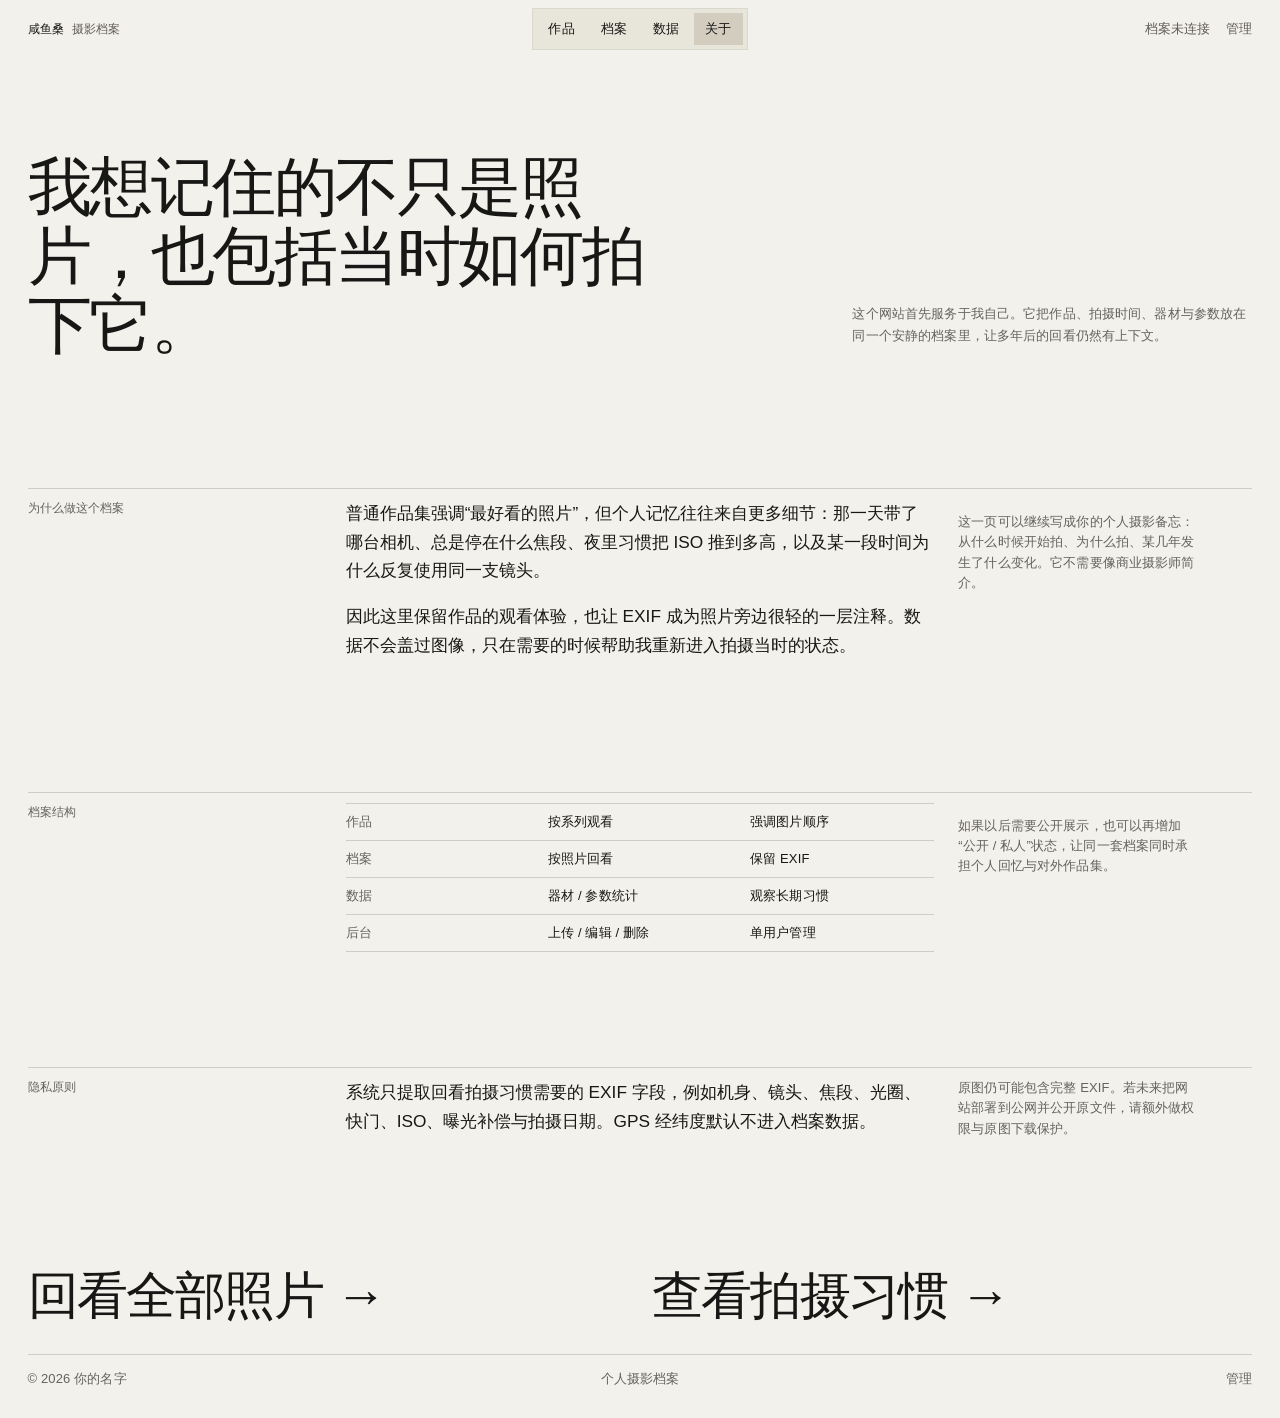
<file: about.html>
<!doctype html><html lang="zh-CN"><head><meta charset="utf-8"><meta name="viewport" content="width=device-width,initial-scale=1"><meta name="theme-color" content="#f3f1eb"><title>关于 — 你的名字</title><meta name="description" content="关于我的个人摄影档案。"><link rel="stylesheet" href="assets/css/site.css"></head><body data-page="about">
<header class="site-header"><a class="brand" href="index.html" data-transition>你的名字 <span>摄影档案</span></a><nav class="desktop-nav"><a href="index.html" data-transition>作品</a><a href="archive.html" data-transition>档案</a><a href="stats.html" data-transition>数据</a><a href="about.html" aria-current="page">关于</a></nav><div class="header-right"><span data-photo-count>档案 —</span><a href="admin.html" data-transition>管理</a></div><button class="mobile-menu-button" aria-controls="mobile-menu" aria-expanded="false">菜单</button></header>
<div id="mobile-menu" class="mobile-menu"><nav><a href="index.html" data-transition>作品</a><a href="archive.html" data-transition>档案</a><a href="stats.html" data-transition>数据</a><a href="about.html">关于</a><a href="admin.html" data-transition>管理</a></nav><div class="mobile-meta"><span data-photo-count>档案 —</span><span>个人摄影记录</span></div></div>
<main class="shell"><div class="page-spacer"></div>
<section class="about-lead reveal"><h1>我想记住的不只是照片，也包括当时如何拍下它。</h1><p class="lede">这个网站首先服务于我自己。它把作品、拍摄时间、器材与参数放在同一个安静的档案里，让多年后的回看仍然有上下文。</p></section>
<section class="about-section reveal"><h2>为什么做这个档案</h2><div class="body-copy"><p>普通作品集强调“最好看的照片”，但个人记忆往往来自更多细节：那一天带了哪台相机、总是停在什么焦段、夜里习惯把 ISO 推到多高，以及某一段时间为什么反复使用同一支镜头。</p><p>因此这里保留作品的观看体验，也让 EXIF 成为照片旁边很轻的一层注释。数据不会盖过图像，只在需要的时候帮助我重新进入拍摄当时的状态。</p></div><p class="side-note">这一页可以继续写成你的个人摄影备忘：从什么时候开始拍、为什么拍、某几年发生了什么变化。它不需要像商业摄影师简介。</p></section>
<section class="about-section reveal"><h2>档案结构</h2><div class="list-table"><div class="list-row"><span>作品</span><span>按系列观看</span><span>强调图片顺序</span></div><div class="list-row"><span>档案</span><span>按照片回看</span><span>保留 EXIF</span></div><div class="list-row"><span>数据</span><span>器材 / 参数统计</span><span>观察长期习惯</span></div><div class="list-row"><span>后台</span><span>上传 / 编辑 / 删除</span><span>单用户管理</span></div></div><p class="side-note">如果以后需要公开展示，也可以再增加“公开 / 私人”状态，让同一套档案同时承担个人回忆与对外作品集。</p></section>
<section class="about-section reveal"><h2>隐私原则</h2><div class="body-copy"><p>系统只提取回看拍摄习惯需要的 EXIF 字段，例如机身、镜头、焦段、光圈、快门、ISO、曝光补偿与拍摄日期。GPS 经纬度默认不进入档案数据。</p></div><div class="side-note">原图仍可能包含完整 EXIF。若未来把网站部署到公网并公开原文件，请额外做权限与原图下载保护。</div></section>
<section class="about-end reveal"><a href="archive.html" data-transition>回看全部照片 →</a><a href="stats.html" data-transition>查看拍摄习惯 →</a></section>
<footer class="site-footer"><div>© 2026 你的名字</div><div class="center">个人摄影档案</div><div class="right"><a href="admin.html" data-transition>管理</a></div></footer>
</main><script src="assets/js/config.js"></script><script src="assets/js/site.js"></script><script src="assets/js/archive-data.js"></script></body></html>
</file>
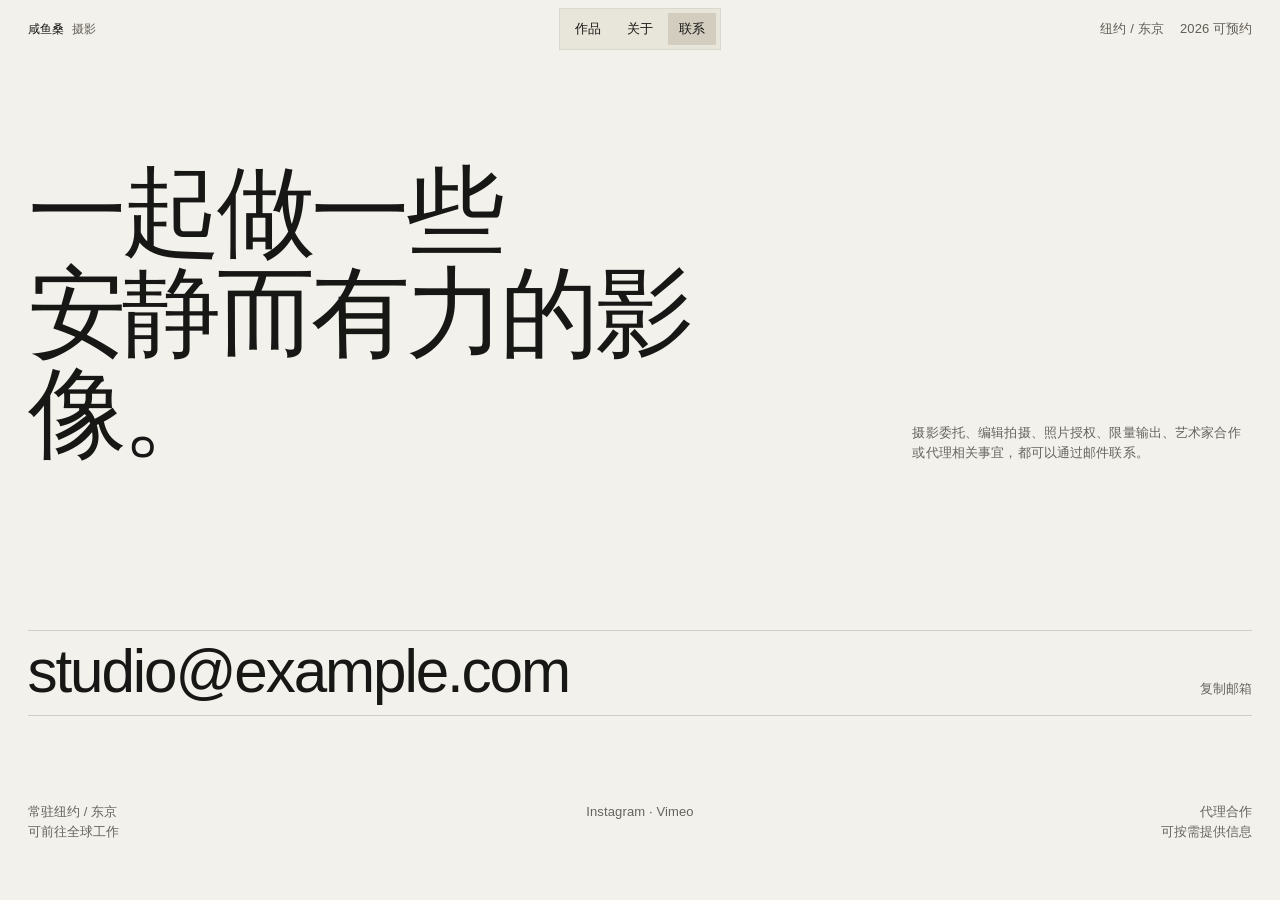
<file: contact.html>
<!doctype html><html lang="zh-CN"><head><meta charset="utf-8"><meta name="viewport" content="width=device-width,initial-scale=1"><meta name="theme-color" content="#f3f1eb"><title>联系 — 你的名字</title><meta name="description" content="联系摄影师你的名字，咨询摄影委托与合作。"><link rel="stylesheet" href="assets/css/site.css"></head><body data-page="contact">
<header class="site-header"><a class="brand" href="index.html" data-transition>你的名字 <span>摄影</span></a><nav class="desktop-nav"><a href="index.html" data-transition>作品</a><a href="about.html" data-transition>关于</a><a href="contact.html" aria-current="page">联系</a></nav><div class="header-right"><span>纽约 / 东京</span><span>2026 可预约</span></div><button class="mobile-menu-button" aria-controls="mobile-menu" aria-expanded="false">菜单</button></header>
<div id="mobile-menu" class="mobile-menu"><nav><a href="index.html" data-transition>作品</a><a href="about.html" data-transition>关于</a><a href="contact.html">联系</a></nav><div class="mobile-meta"><span>纽约 / 东京</span><span>2026 可预约</span></div></div>
<main class="shell contact-main"><div><section class="contact-copy reveal"><h1>一起做一些<br>安静而有力的影像。</h1><p>摄影委托、编辑拍摄、照片授权、限量输出、艺术家合作或代理相关事宜，都可以通过邮件联系。</p></section><div class="email-line reveal"><a href="mailto:studio@example.com">studio@example.com</a><button class="copy-email" data-email="studio@example.com">复制邮箱</button></div></div><div class="contact-meta reveal"><div>常驻纽约 / 东京<br>可前往全球工作</div><div class="socials"><a href="#">Instagram</a> · <a href="#">Vimeo</a></div><div>代理合作<br>可按需提供信息</div></div></main><div class="toast">邮箱已复制</div><script src="assets/js/config.js"></script><script src="assets/js/site.js"></script></body></html>
</file>
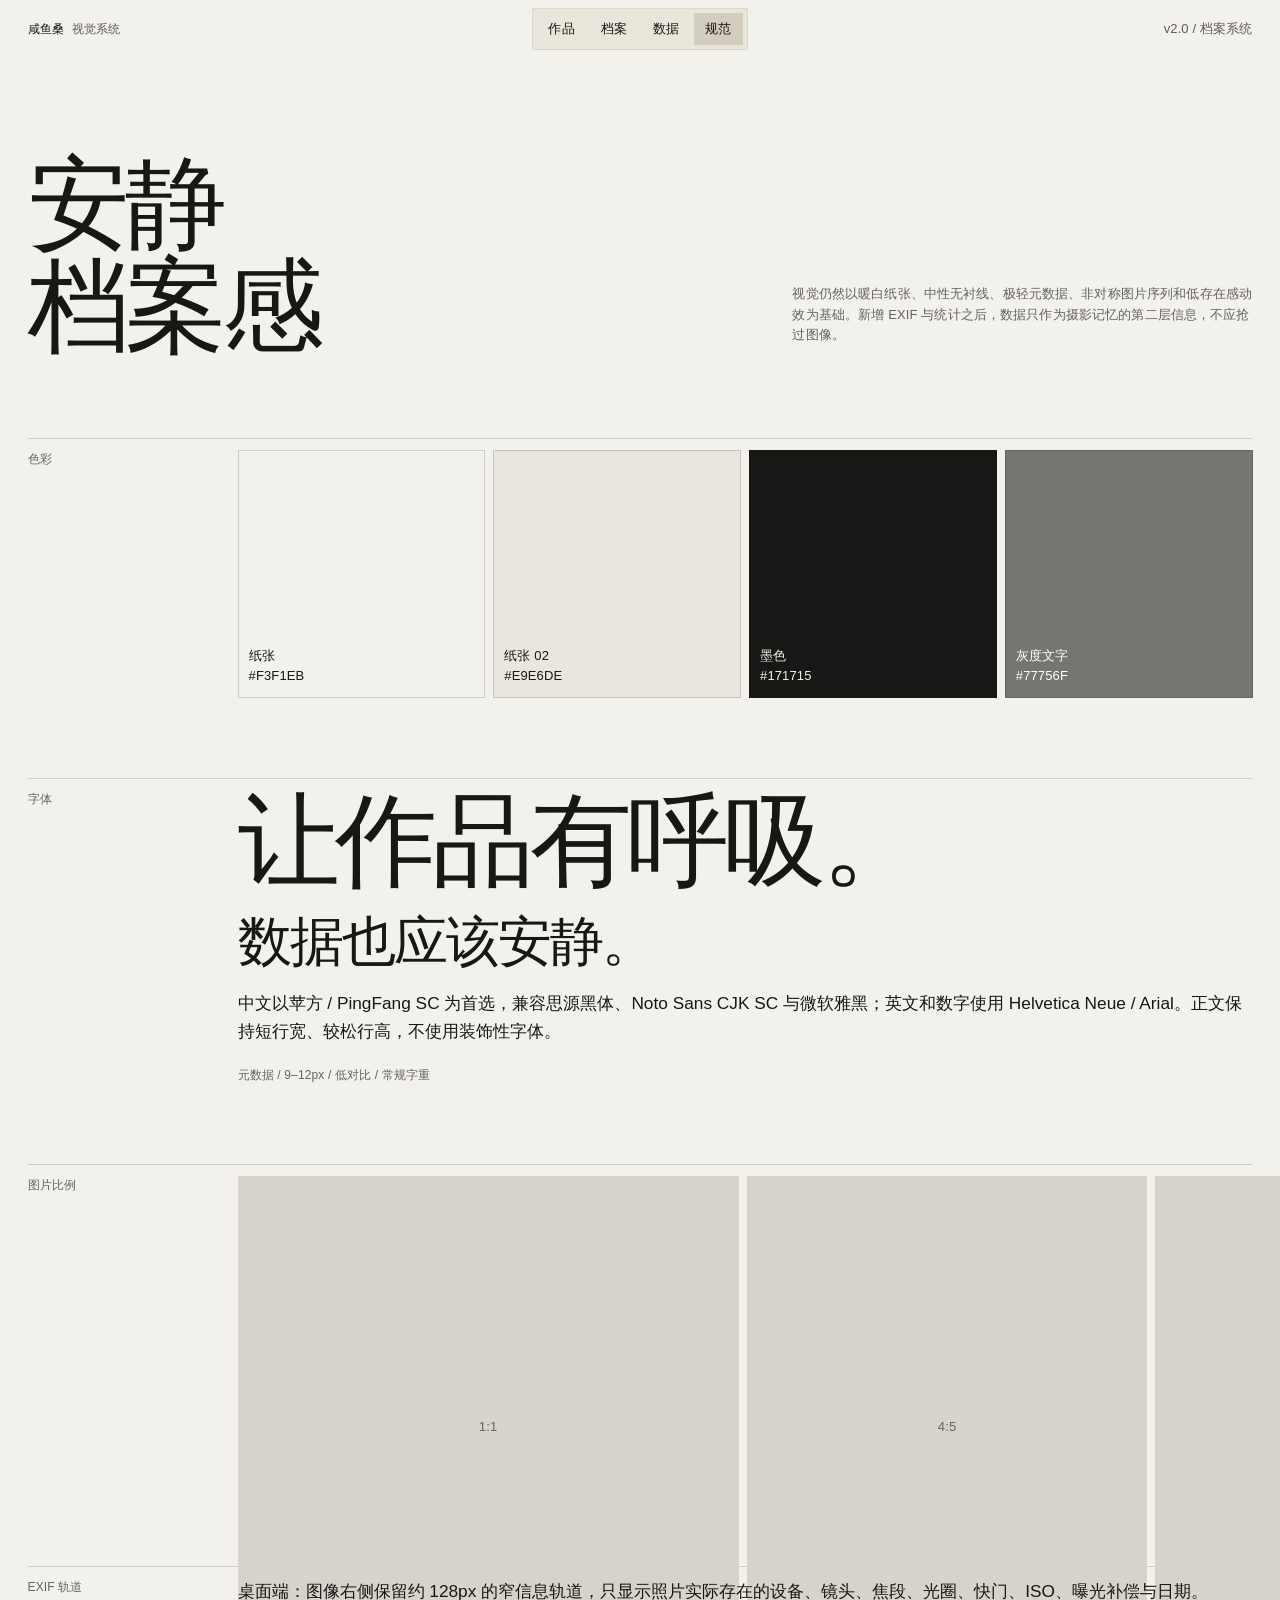
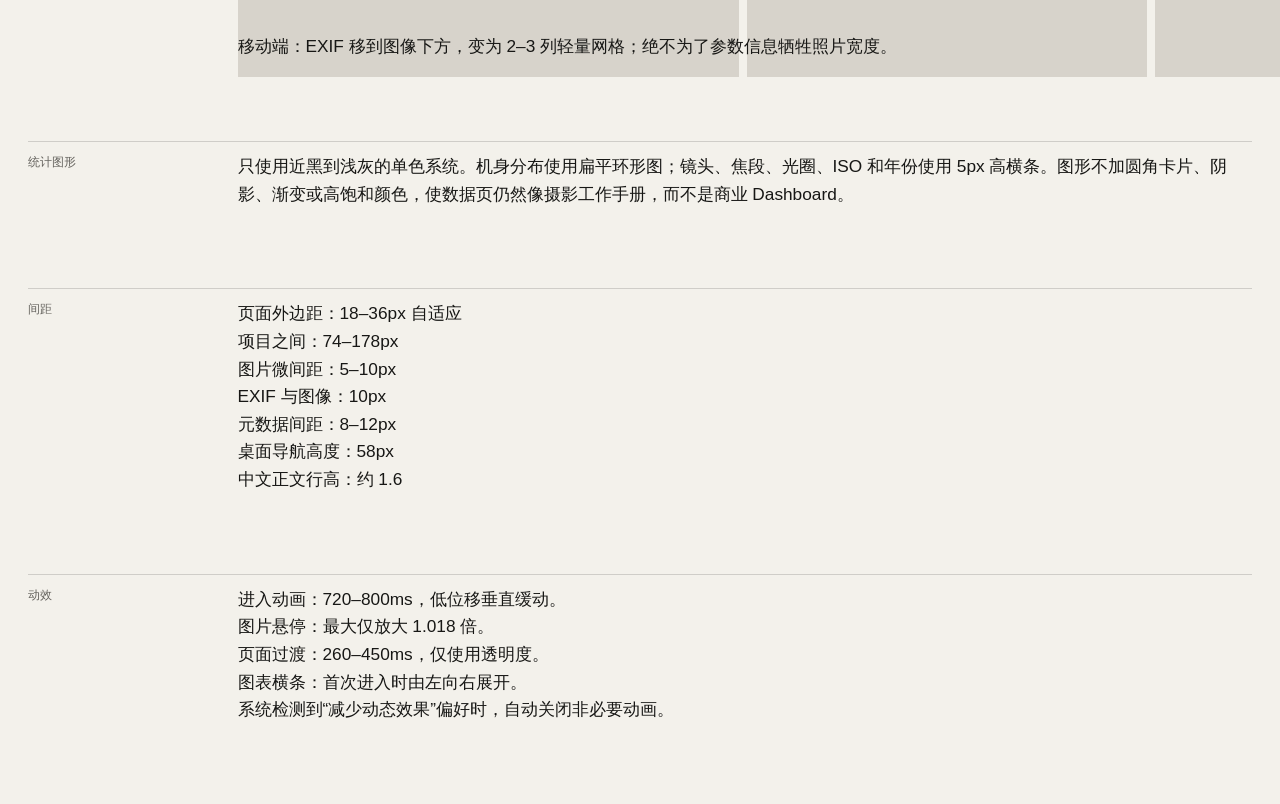
<file: styleguide.html>
<!doctype html><html lang="zh-CN"><head><meta charset="utf-8"><meta name="viewport" content="width=device-width,initial-scale=1"><title>视觉系统 — 你的名字</title><link rel="stylesheet" href="assets/css/site.css"></head><body><header class="site-header"><a class="brand" href="index.html" data-transition>你的名字 <span>视觉系统</span></a><nav class="desktop-nav"><a href="index.html" data-transition>作品</a><a href="archive.html" data-transition>档案</a><a href="stats.html" data-transition>数据</a><a href="styleguide.html" aria-current="page">规范</a></nav><div class="header-right"><span>v2.0 / 档案系统</span></div><button class="mobile-menu-button" aria-controls="mobile-menu" aria-expanded="false">菜单</button></header><div id="mobile-menu" class="mobile-menu"><nav><a href="index.html" data-transition>作品</a><a href="archive.html" data-transition>档案</a><a href="stats.html" data-transition>数据</a><a href="styleguide.html">规范</a></nav><div class="mobile-meta"><span>系统 v2.0</span><span>个人摄影档案</span></div></div><main class="shell"><div class="page-spacer"></div>
<section class="guide-head"><h1>安静<br>档案感</h1><p>视觉仍然以暖白纸张、中性无衬线、极轻元数据、非对称图片序列和低存在感动效为基础。新增 EXIF 与统计之后，数据只作为摄影记忆的第二层信息，不应抢过图像。</p></section>
<section class="guide-section"><h2>色彩</h2><div class="swatches"><div class="swatch" style="background:#f3f1eb">纸张<br>#F3F1EB</div><div class="swatch" style="background:#e9e6de">纸张 02<br>#E9E6DE</div><div class="swatch" style="background:#171715;color:#f3f1eb">墨色<br>#171715</div><div class="swatch" style="background:#77756f;color:#fff">灰度文字<br>#77756F</div></div></section>
<section class="guide-section"><h2>字体</h2><div><div class="type-sample-xl">让作品有呼吸。</div><br><div class="type-sample-lg">数据也应该安静。</div><br><div class="type-sample-md">中文以苹方 / PingFang SC 为首选，兼容思源黑体、Noto Sans CJK SC 与微软雅黑；英文和数字使用 Helvetica Neue / Arial。正文保持短行宽、较松行高，不使用装饰性字体。</div><br><div class="type-meta">元数据 / 9–12px / 低对比 / 常规字重</div></div></section>
<section class="guide-section"><h2>图片比例</h2><div class="ratio-demo"><div class="r1">1:1</div><div class="r2">4:5</div><div class="r3">16:10</div><div class="r4">16:9</div></div></section>
<section class="guide-section"><h2>EXIF 轨道</h2><div class="type-sample-md">桌面端：图像右侧保留约 128px 的窄信息轨道，只显示照片实际存在的设备、镜头、焦段、光圈、快门、ISO、曝光补偿与日期。<br><br>移动端：EXIF 移到图像下方，变为 2–3 列轻量网格；绝不为了参数信息牺牲照片宽度。</div></section>
<section class="guide-section"><h2>统计图形</h2><div class="type-sample-md">只使用近黑到浅灰的单色系统。机身分布使用扁平环形图；镜头、焦段、光圈、ISO 和年份使用 5px 高横条。图形不加圆角卡片、阴影、渐变或高饱和颜色，使数据页仍然像摄影工作手册，而不是商业 Dashboard。</div></section>
<section class="guide-section"><h2>间距</h2><div class="type-sample-md">页面外边距：18–36px 自适应<br>项目之间：74–178px<br>图片微间距：5–10px<br>EXIF 与图像：10px<br>元数据间距：8–12px<br>桌面导航高度：58px<br>中文正文行高：约 1.6</div></section>
<section class="guide-section"><h2>动效</h2><div class="type-sample-md">进入动画：720–800ms，低位移垂直缓动。<br>图片悬停：最大仅放大 1.018 倍。<br>页面过渡：260–450ms，仅使用透明度。<br>图表横条：首次进入时由左向右展开。<br>系统检测到“减少动态效果”偏好时，自动关闭非必要动画。</div></section>
</main><script src="assets/js/config.js"></script><script src="assets/js/site.js"></script></body></html>
</file>
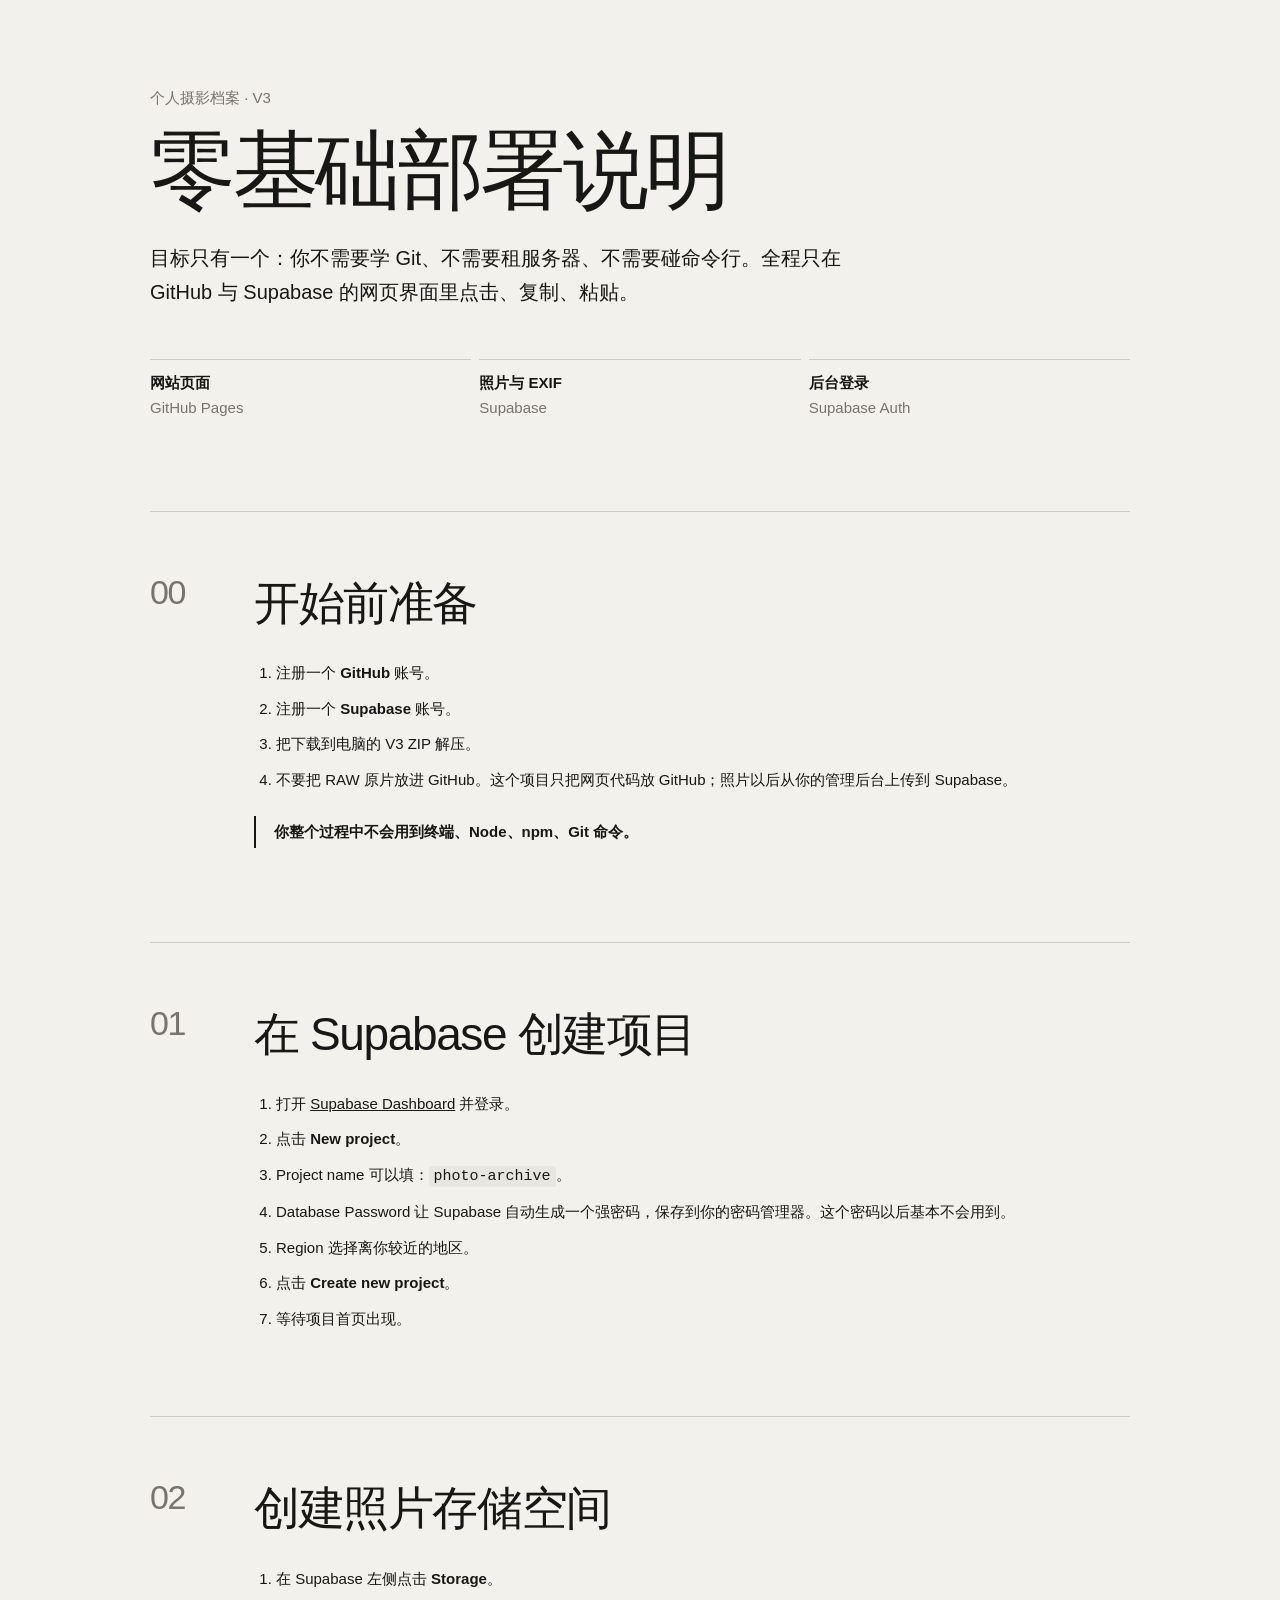
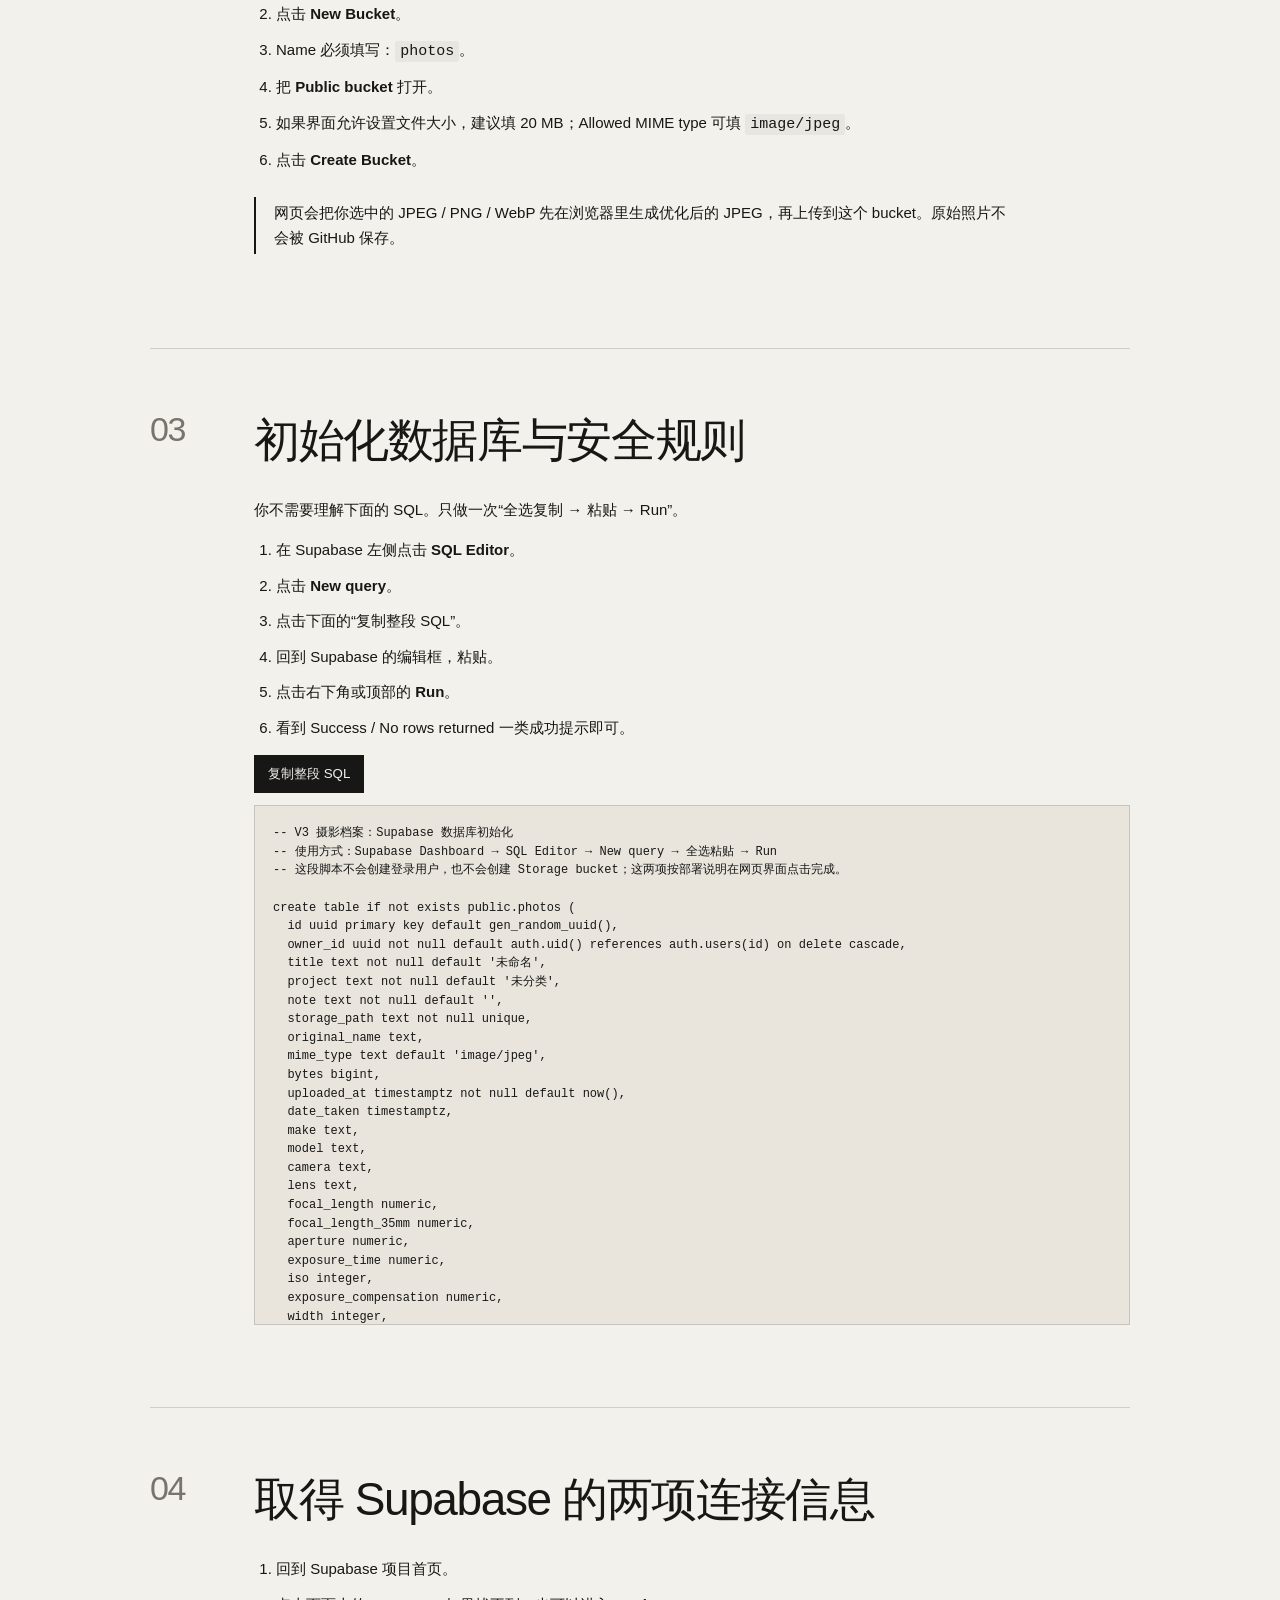
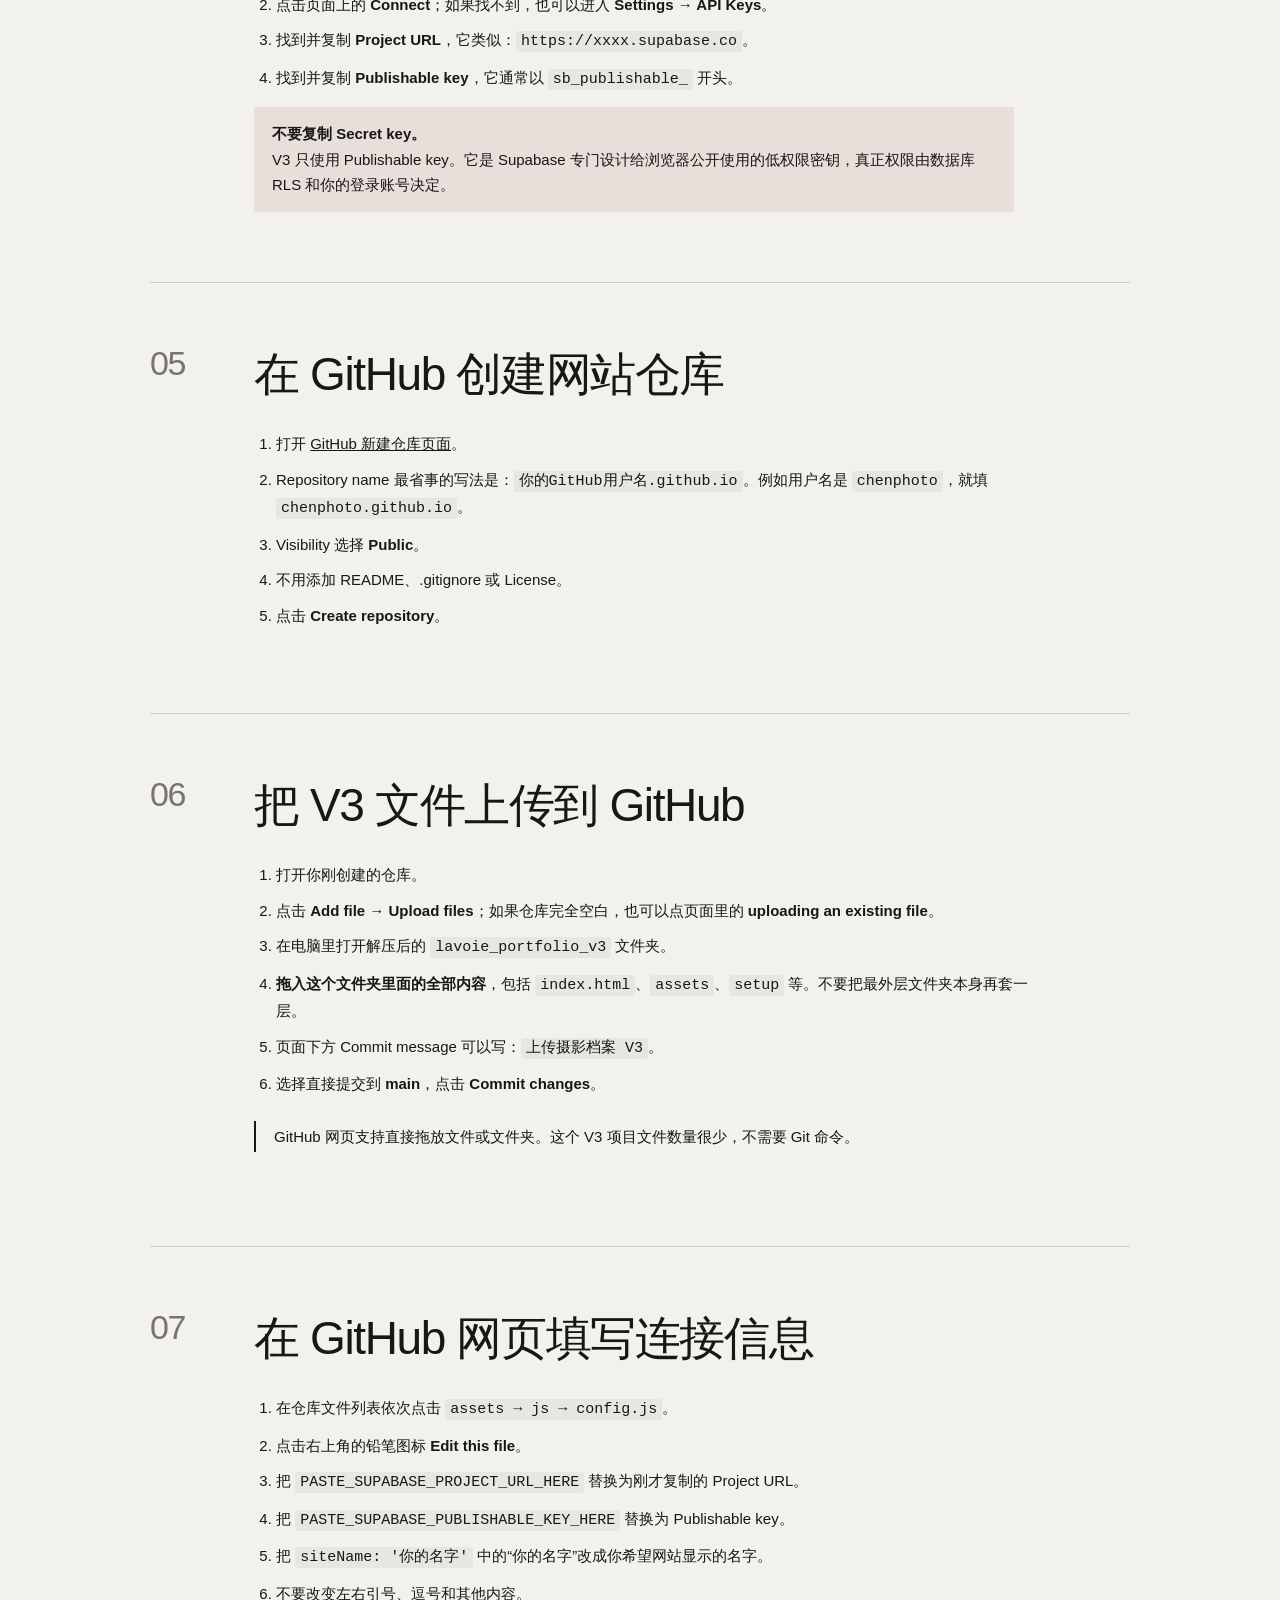
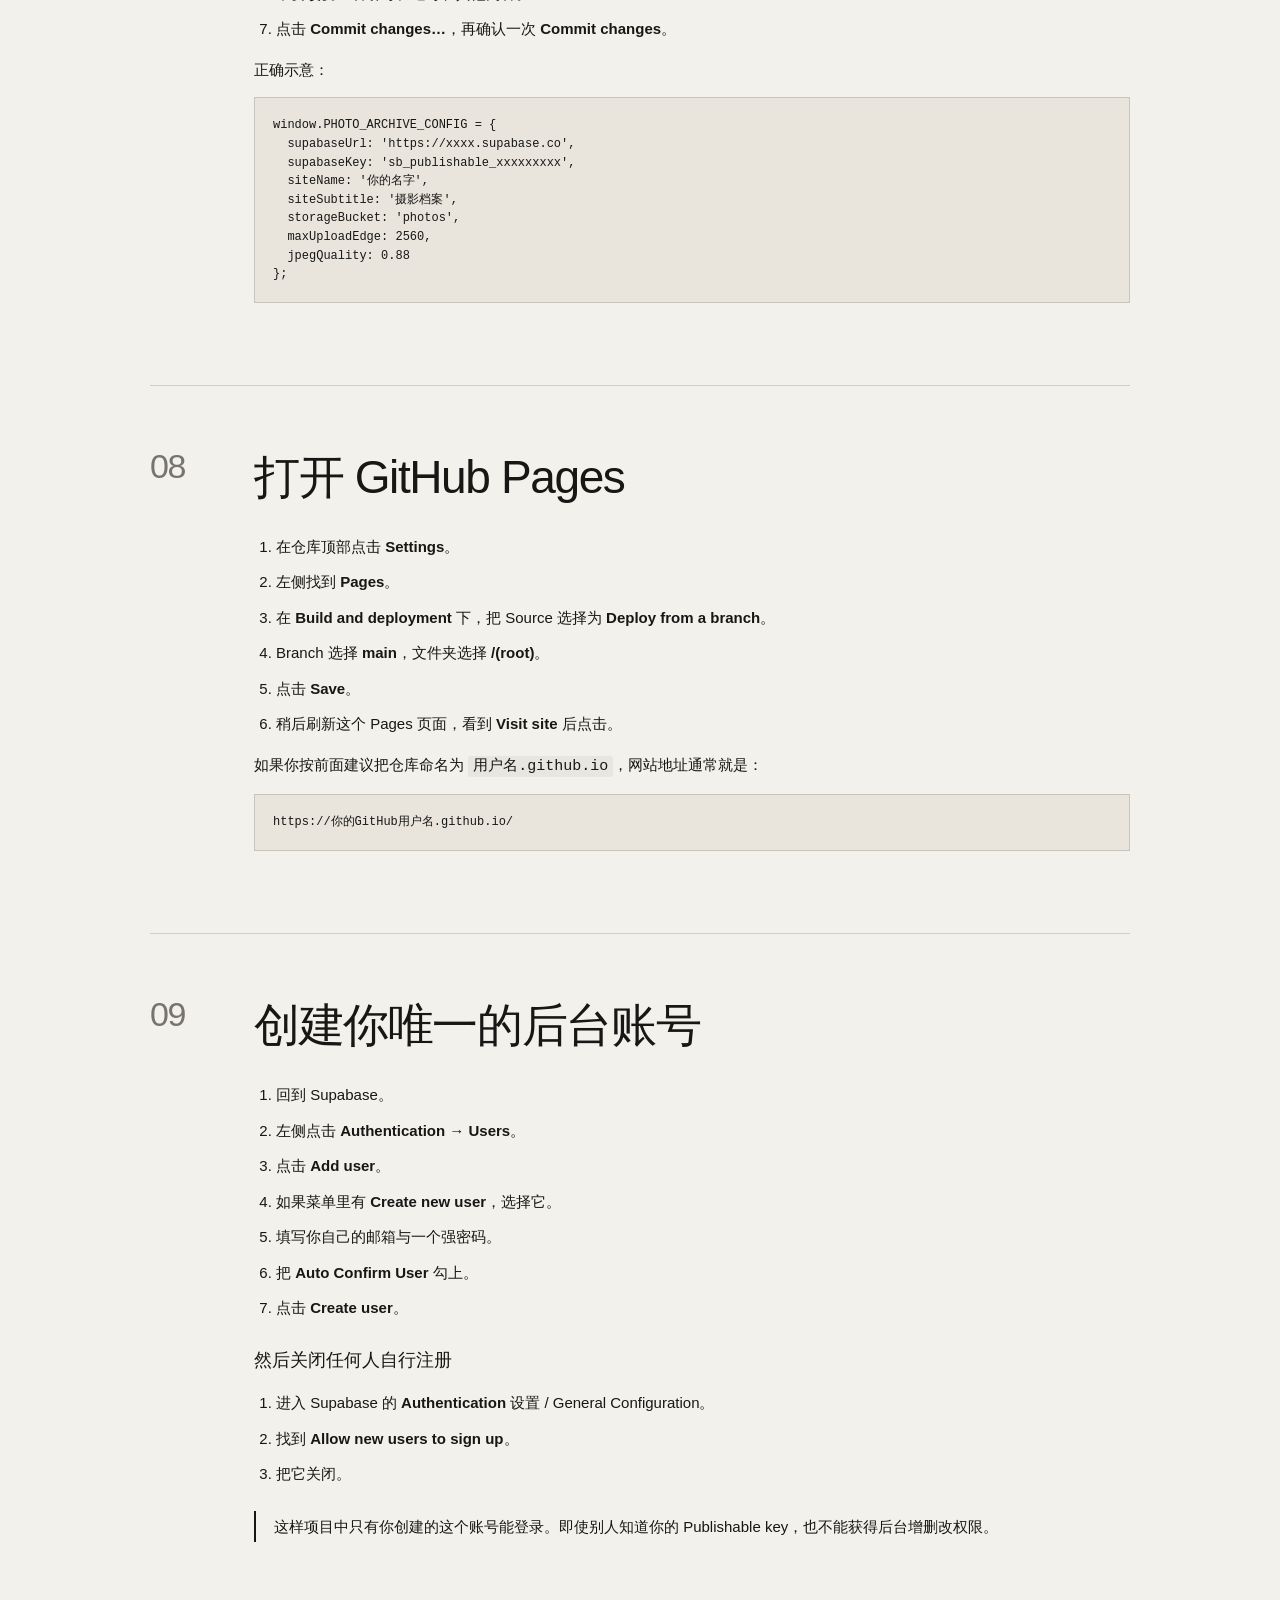
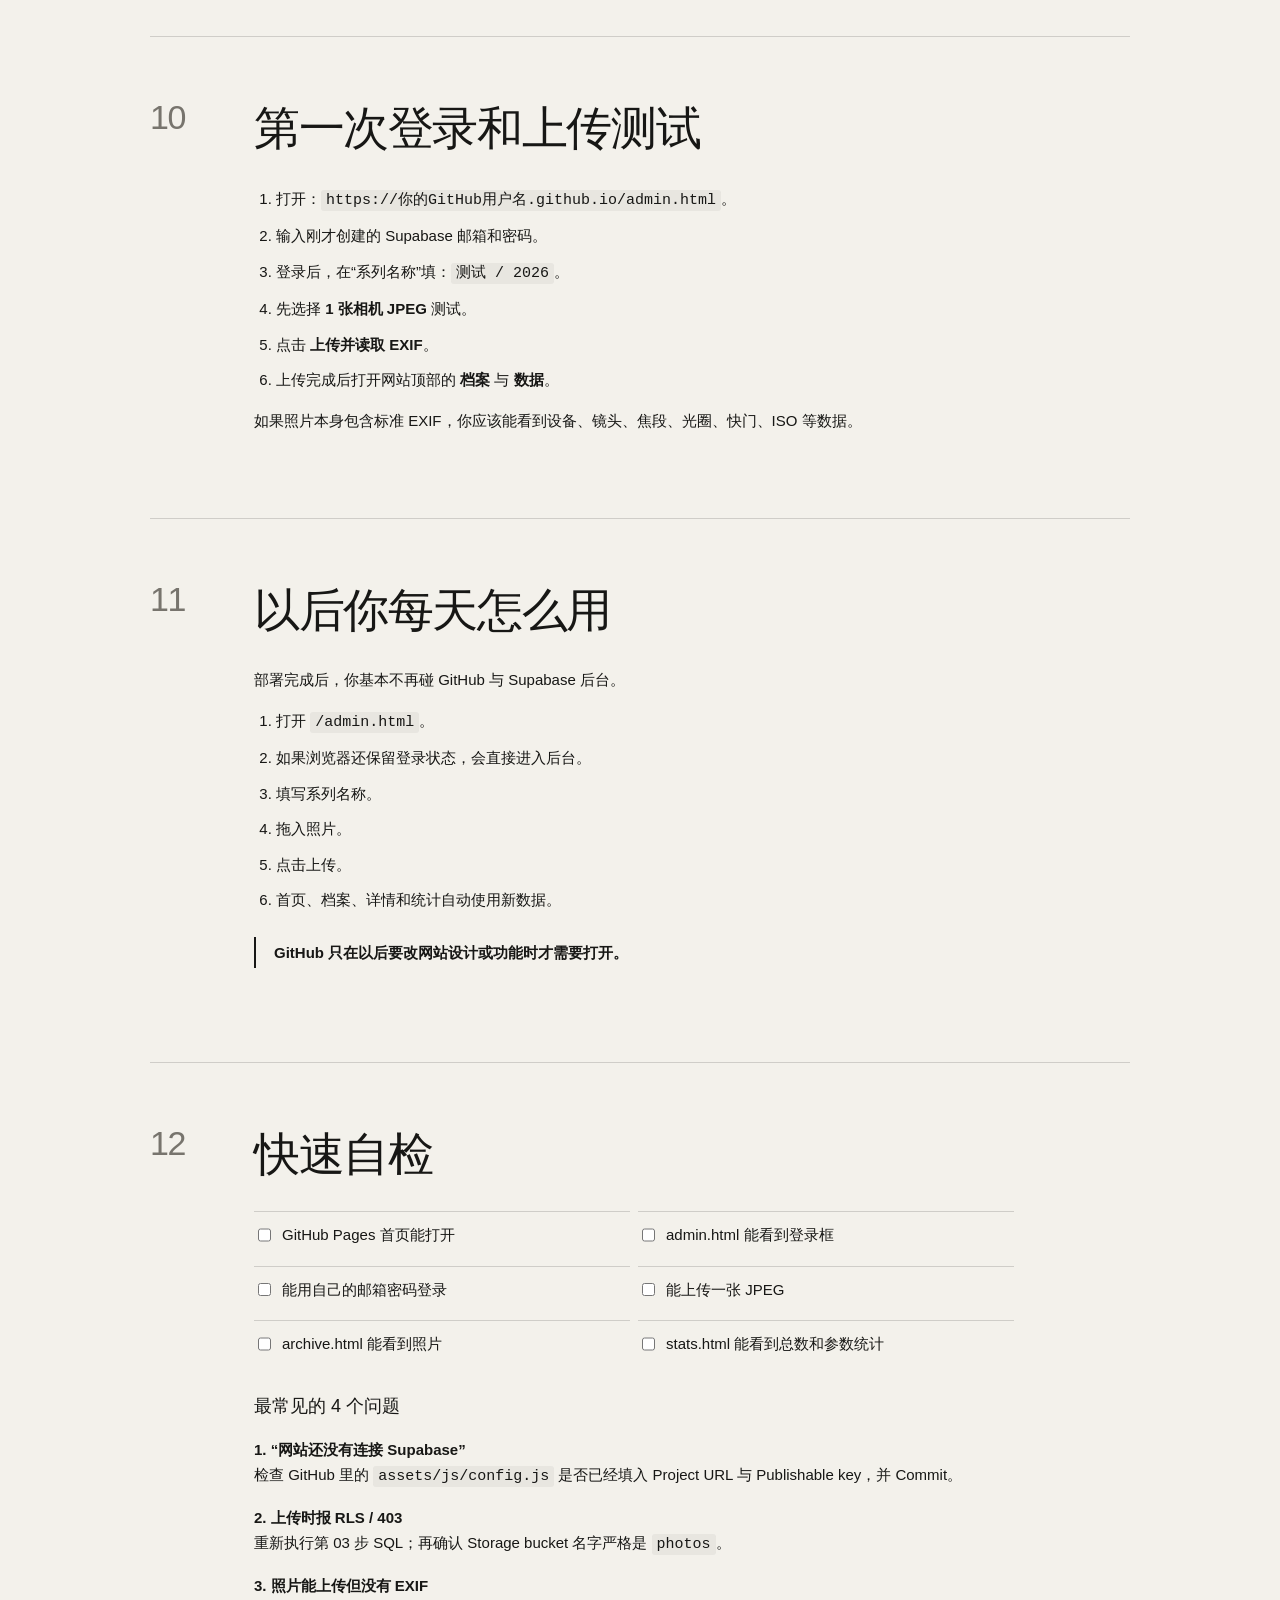
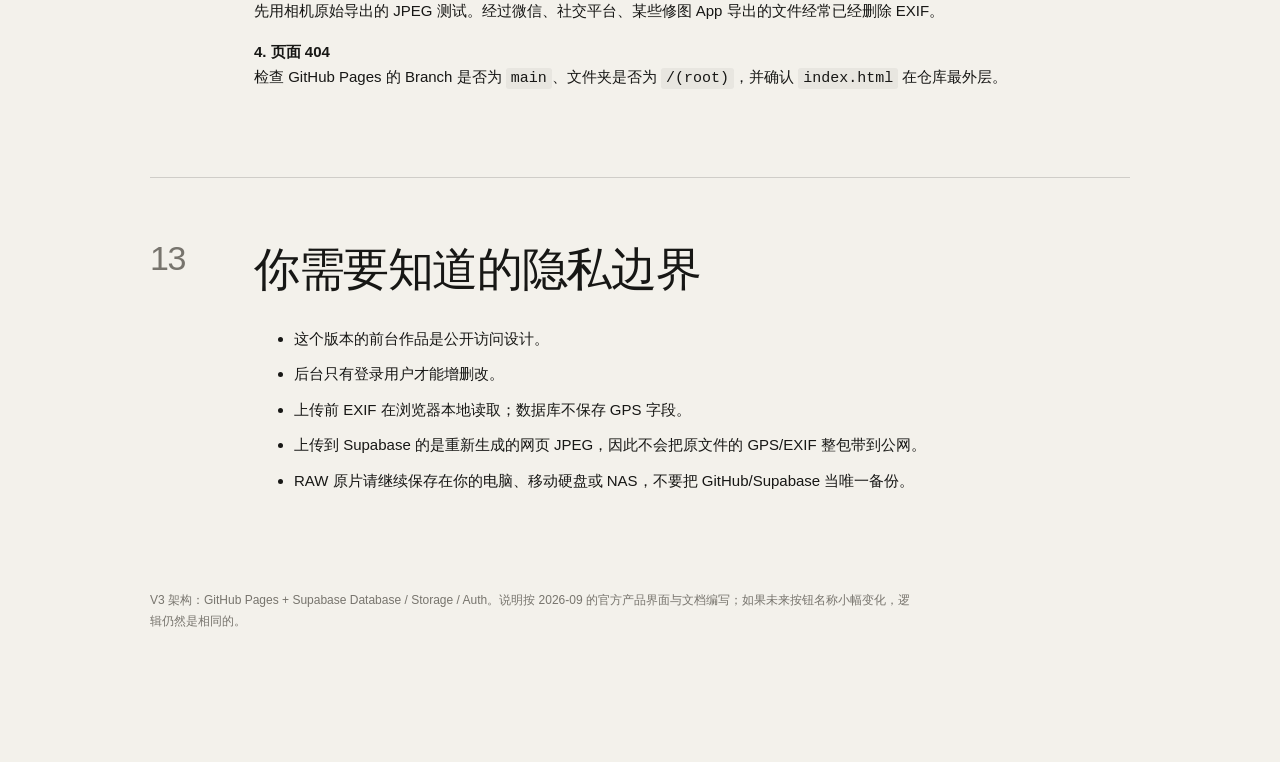
<file: 部署说明.html>
<!doctype html>
<html lang="zh-CN"><head><meta charset="utf-8"><meta name="viewport" content="width=device-width,initial-scale=1">
<title>V3 零基础部署说明</title>
<style>
:root{--paper:#f3f1eb;--ink:#171715;--muted:#77746d;--line:rgba(23,23,21,.16)}*{box-sizing:border-box}body{margin:0;background:var(--paper);color:var(--ink);font-family:-apple-system,BlinkMacSystemFont,"PingFang SC","Noto Sans CJK SC","Microsoft YaHei",Arial,sans-serif;font-size:15px;line-height:1.7}main{width:min(980px,calc(100% - 40px));margin:auto;padding:70px 0 140px}h1{font-size:clamp(42px,7vw,86px);font-weight:400;letter-spacing:-.04em;line-height:1.04;margin:0 0 26px}h2{font-size:clamp(28px,4vw,46px);font-weight:400;letter-spacing:-.03em;margin:0 0 18px}h3{font-size:18px;font-weight:500;margin:24px 0 8px}p{max-width:760px}a{color:inherit}.lead{font-size:20px;max-width:720px}.muted{color:var(--muted)}.summary{display:grid;grid-template-columns:repeat(3,1fr);gap:8px;margin:50px 0 90px}.summary div{border-top:1px solid var(--line);padding-top:10px}section{border-top:1px solid var(--line);padding:52px 0 70px}.step{display:grid;grid-template-columns:80px 1fr;gap:24px}.num{font-size:34px;color:var(--muted);letter-spacing:-.04em}ol{padding-left:22px;max-width:800px}li{margin:10px 0}code,pre{font-family:ui-monospace,SFMono-Regular,Menlo,Consolas,monospace}code{background:rgba(23,23,21,.05);padding:2px 5px;border-radius:3px}pre{white-space:pre-wrap;word-break:break-word;background:#e9e5dd;padding:18px;max-height:520px;overflow:auto;border:1px solid var(--line);font-size:12px;line-height:1.55}button{border:0;background:var(--ink);color:var(--paper);padding:10px 14px;cursor:pointer}.callout{border-left:2px solid var(--ink);padding:3px 0 3px 18px;margin:24px 0;max-width:760px}.ok{display:grid;grid-template-columns:repeat(2,1fr);gap:8px;max-width:760px}.ok label{border-top:1px solid var(--line);padding:10px 0;display:flex;gap:8px}.danger{background:#e9dfda;padding:14px 18px;max-width:760px}.small{font-size:12px;color:var(--muted)}@media(max-width:700px){main{width:min(100% - 24px,980px);padding-top:35px}.summary{grid-template-columns:1fr;margin-bottom:60px}.step{grid-template-columns:1fr;gap:6px}.ok{grid-template-columns:1fr}}
</style></head><body><main>
<p class="muted">个人摄影档案 · V3</p><h1>零基础部署说明</h1>
<p class="lead">目标只有一个：你不需要学 Git、不需要租服务器、不需要碰命令行。全程只在 GitHub 与 Supabase 的网页界面里点击、复制、粘贴。</p>
<div class="summary"><div><b>网站页面</b><br><span class="muted">GitHub Pages</span></div><div><b>照片与 EXIF</b><br><span class="muted">Supabase</span></div><div><b>后台登录</b><br><span class="muted">Supabase Auth</span></div></div>

<section><div class="step"><div class="num">00</div><div><h2>开始前准备</h2><ol><li>注册一个 <b>GitHub</b> 账号。</li><li>注册一个 <b>Supabase</b> 账号。</li><li>把下载到电脑的 V3 ZIP 解压。</li><li>不要把 RAW 原片放进 GitHub。这个项目只把网页代码放 GitHub；照片以后从你的管理后台上传到 Supabase。</li></ol><div class="callout"><b>你整个过程中不会用到终端、Node、npm、Git 命令。</b></div></div></div></section>

<section><div class="step"><div class="num">01</div><div><h2>在 Supabase 创建项目</h2><ol><li>打开 <a href="https://supabase.com/dashboard" target="_blank">Supabase Dashboard</a> 并登录。</li><li>点击 <b>New project</b>。</li><li>Project name 可以填：<code>photo-archive</code>。</li><li>Database Password 让 Supabase 自动生成一个强密码，保存到你的密码管理器。这个密码以后基本不会用到。</li><li>Region 选择离你较近的地区。</li><li>点击 <b>Create new project</b>。</li><li>等待项目首页出现。</li></ol></div></div></section>

<section><div class="step"><div class="num">02</div><div><h2>创建照片存储空间</h2><ol><li>在 Supabase 左侧点击 <b>Storage</b>。</li><li>点击 <b>New Bucket</b>。</li><li>Name 必须填写：<code>photos</code>。</li><li>把 <b>Public bucket</b> 打开。</li><li>如果界面允许设置文件大小，建议填 20 MB；Allowed MIME type 可填 <code>image/jpeg</code>。</li><li>点击 <b>Create Bucket</b>。</li></ol><div class="callout">网页会把你选中的 JPEG / PNG / WebP 先在浏览器里生成优化后的 JPEG，再上传到这个 bucket。原始照片不会被 GitHub 保存。</div></div></div></section>

<section><div class="step"><div class="num">03</div><div><h2>初始化数据库与安全规则</h2><p>你不需要理解下面的 SQL。只做一次“全选复制 → 粘贴 → Run”。</p><ol><li>在 Supabase 左侧点击 <b>SQL Editor</b>。</li><li>点击 <b>New query</b>。</li><li>点击下面的“复制整段 SQL”。</li><li>回到 Supabase 的编辑框，粘贴。</li><li>点击右下角或顶部的 <b>Run</b>。</li><li>看到 Success / No rows returned 一类成功提示即可。</li></ol><button id="copy-sql">复制整段 SQL</button><p id="copy-status" class="small"></p><pre id="sql-block">-- V3 摄影档案：Supabase 数据库初始化
-- 使用方式：Supabase Dashboard → SQL Editor → New query → 全选粘贴 → Run
-- 这段脚本不会创建登录用户，也不会创建 Storage bucket；这两项按部署说明在网页界面点击完成。

create table if not exists public.photos (
  id uuid primary key default gen_random_uuid(),
  owner_id uuid not null default auth.uid() references auth.users(id) on delete cascade,
  title text not null default '未命名',
  project text not null default '未分类',
  note text not null default '',
  storage_path text not null unique,
  original_name text,
  mime_type text default 'image/jpeg',
  bytes bigint,
  uploaded_at timestamptz not null default now(),
  date_taken timestamptz,
  make text,
  model text,
  camera text,
  lens text,
  focal_length numeric,
  focal_length_35mm numeric,
  aperture numeric,
  exposure_time numeric,
  iso integer,
  exposure_compensation numeric,
  width integer,
  height integer,
  orientation integer,
  is_featured boolean not null default false,
  sort_order integer not null default 0
);

create index if not exists photos_project_idx on public.photos(project);
create index if not exists photos_date_taken_idx on public.photos(date_taken desc nulls last);
create index if not exists photos_uploaded_at_idx on public.photos(uploaded_at desc);

alter table public.photos enable row level security;

-- 明确限制 Data API 权限：未登录访客只能读取，登录用户才有增删改。
revoke all on table public.photos from anon, authenticated;
grant select on table public.photos to anon;
grant select, insert, update, delete on table public.photos to authenticated;

-- 重复运行本脚本也不会因为旧策略而报错。
drop policy if exists "public can read photos" on public.photos;
drop policy if exists "authenticated can insert own photos" on public.photos;
drop policy if exists "owner can update own photos" on public.photos;
drop policy if exists "owner can delete own photos" on public.photos;

create policy "public can read photos"
on public.photos for select
to anon, authenticated
using (true);

create policy "authenticated can insert own photos"
on public.photos for insert
to authenticated
with check (owner_id = (select auth.uid()));

create policy "owner can update own photos"
on public.photos for update
to authenticated
using (owner_id = (select auth.uid()))
with check (owner_id = (select auth.uid()));

create policy "owner can delete own photos"
on public.photos for delete
to authenticated
using (owner_id = (select auth.uid()));

-- Storage bucket 必须在 Dashboard 中手动创建，名称严格为 photos，并设置为 Public。
-- 以下策略只负责“谁可以上传/删除”，公开 bucket 的图片读取由 Storage 的 Public access 负责。
drop policy if exists "authenticated can view photo objects" on storage.objects;
drop policy if exists "authenticated can upload photo objects" on storage.objects;
drop policy if exists "owner can update photo objects" on storage.objects;
drop policy if exists "owner can delete photo objects" on storage.objects;

create policy "authenticated can view photo objects"
on storage.objects for select
to authenticated
using (bucket_id = 'photos');

create policy "authenticated can upload photo objects"
on storage.objects for insert
to authenticated
with check (
  bucket_id = 'photos'
  and (storage.foldername(name))[1] = (select auth.uid()::text)
);

create policy "owner can update photo objects"
on storage.objects for update
to authenticated
using (
  bucket_id = 'photos'
  and owner_id = (select auth.uid()::text)
)
with check (
  bucket_id = 'photos'
  and owner_id = (select auth.uid()::text)
);

create policy "owner can delete photo objects"
on storage.objects for delete
to authenticated
using (
  bucket_id = 'photos'
  and owner_id = (select auth.uid()::text)
);
</pre></div></div></section>

<section><div class="step"><div class="num">04</div><div><h2>取得 Supabase 的两项连接信息</h2><ol><li>回到 Supabase 项目首页。</li><li>点击页面上的 <b>Connect</b>；如果找不到，也可以进入 <b>Settings → API Keys</b>。</li><li>找到并复制 <b>Project URL</b>，它类似：<code>https://xxxx.supabase.co</code>。</li><li>找到并复制 <b>Publishable key</b>，它通常以 <code>sb_publishable_</code> 开头。</li></ol><div class="danger"><b>不要复制 Secret key。</b><br>V3 只使用 Publishable key。它是 Supabase 专门设计给浏览器公开使用的低权限密钥，真正权限由数据库 RLS 和你的登录账号决定。</div></div></div></section>

<section><div class="step"><div class="num">05</div><div><h2>在 GitHub 创建网站仓库</h2><ol><li>打开 <a href="https://github.com/new" target="_blank">GitHub 新建仓库页面</a>。</li><li>Repository name 最省事的写法是：<code>你的GitHub用户名.github.io</code>。例如用户名是 <code>chenphoto</code>，就填 <code>chenphoto.github.io</code>。</li><li>Visibility 选择 <b>Public</b>。</li><li>不用添加 README、.gitignore 或 License。</li><li>点击 <b>Create repository</b>。</li></ol></div></div></section>

<section><div class="step"><div class="num">06</div><div><h2>把 V3 文件上传到 GitHub</h2><ol><li>打开你刚创建的仓库。</li><li>点击 <b>Add file → Upload files</b>；如果仓库完全空白，也可以点页面里的 <b>uploading an existing file</b>。</li><li>在电脑里打开解压后的 <code>lavoie_portfolio_v3</code> 文件夹。</li><li><b>拖入这个文件夹里面的全部内容</b>，包括 <code>index.html</code>、<code>assets</code>、<code>setup</code> 等。不要把最外层文件夹本身再套一层。</li><li>页面下方 Commit message 可以写：<code>上传摄影档案 V3</code>。</li><li>选择直接提交到 <b>main</b>，点击 <b>Commit changes</b>。</li></ol><div class="callout">GitHub 网页支持直接拖放文件或文件夹。这个 V3 项目文件数量很少，不需要 Git 命令。</div></div></div></section>

<section><div class="step"><div class="num">07</div><div><h2>在 GitHub 网页填写连接信息</h2><ol><li>在仓库文件列表依次点击 <code>assets → js → config.js</code>。</li><li>点击右上角的铅笔图标 <b>Edit this file</b>。</li><li>把 <code>PASTE_SUPABASE_PROJECT_URL_HERE</code> 替换为刚才复制的 Project URL。</li><li>把 <code>PASTE_SUPABASE_PUBLISHABLE_KEY_HERE</code> 替换为 Publishable key。</li><li>把 <code>siteName: '你的名字'</code> 中的“你的名字”改成你希望网站显示的名字。</li><li>不要改变左右引号、逗号和其他内容。</li><li>点击 <b>Commit changes…</b>，再确认一次 <b>Commit changes</b>。</li></ol><p>正确示意：</p><pre>window.PHOTO_ARCHIVE_CONFIG = {
  supabaseUrl: 'https://xxxx.supabase.co',
  supabaseKey: 'sb_publishable_xxxxxxxxx',
  siteName: '你的名字',
  siteSubtitle: '摄影档案',
  storageBucket: 'photos',
  maxUploadEdge: 2560,
  jpegQuality: 0.88
};</pre></div></div></section>

<section><div class="step"><div class="num">08</div><div><h2>打开 GitHub Pages</h2><ol><li>在仓库顶部点击 <b>Settings</b>。</li><li>左侧找到 <b>Pages</b>。</li><li>在 <b>Build and deployment</b> 下，把 Source 选择为 <b>Deploy from a branch</b>。</li><li>Branch 选择 <b>main</b>，文件夹选择 <b>/(root)</b>。</li><li>点击 <b>Save</b>。</li><li>稍后刷新这个 Pages 页面，看到 <b>Visit site</b> 后点击。</li></ol><p>如果你按前面建议把仓库命名为 <code>用户名.github.io</code>，网站地址通常就是：</p><pre>https://你的GitHub用户名.github.io/</pre></div></div></section>

<section><div class="step"><div class="num">09</div><div><h2>创建你唯一的后台账号</h2><ol><li>回到 Supabase。</li><li>左侧点击 <b>Authentication → Users</b>。</li><li>点击 <b>Add user</b>。</li><li>如果菜单里有 <b>Create new user</b>，选择它。</li><li>填写你自己的邮箱与一个强密码。</li><li>把 <b>Auto Confirm User</b> 勾上。</li><li>点击 <b>Create user</b>。</li></ol><h3>然后关闭任何人自行注册</h3><ol><li>进入 Supabase 的 <b>Authentication</b> 设置 / General Configuration。</li><li>找到 <b>Allow new users to sign up</b>。</li><li>把它关闭。</li></ol><div class="callout">这样项目中只有你创建的这个账号能登录。即使别人知道你的 Publishable key，也不能获得后台增删改权限。</div></div></div></section>

<section><div class="step"><div class="num">10</div><div><h2>第一次登录和上传测试</h2><ol><li>打开：<code>https://你的GitHub用户名.github.io/admin.html</code>。</li><li>输入刚才创建的 Supabase 邮箱和密码。</li><li>登录后，在“系列名称”填：<code>测试 / 2026</code>。</li><li>先选择 <b>1 张相机 JPEG</b> 测试。</li><li>点击 <b>上传并读取 EXIF</b>。</li><li>上传完成后打开网站顶部的 <b>档案</b> 与 <b>数据</b>。</li></ol><p>如果照片本身包含标准 EXIF，你应该能看到设备、镜头、焦段、光圈、快门、ISO 等数据。</p></div></div></section>

<section><div class="step"><div class="num">11</div><div><h2>以后你每天怎么用</h2><p>部署完成后，你基本不再碰 GitHub 与 Supabase 后台。</p><ol><li>打开 <code>/admin.html</code>。</li><li>如果浏览器还保留登录状态，会直接进入后台。</li><li>填写系列名称。</li><li>拖入照片。</li><li>点击上传。</li><li>首页、档案、详情和统计自动使用新数据。</li></ol><div class="callout"><b>GitHub 只在以后要改网站设计或功能时才需要打开。</b></div></div></div></section>

<section><div class="step"><div class="num">12</div><div><h2>快速自检</h2><div class="ok"><label><input type="checkbox"> GitHub Pages 首页能打开</label><label><input type="checkbox"> admin.html 能看到登录框</label><label><input type="checkbox"> 能用自己的邮箱密码登录</label><label><input type="checkbox"> 能上传一张 JPEG</label><label><input type="checkbox"> archive.html 能看到照片</label><label><input type="checkbox"> stats.html 能看到总数和参数统计</label></div><h3>最常见的 4 个问题</h3><p><b>1. “网站还没有连接 Supabase”</b><br>检查 GitHub 里的 <code>assets/js/config.js</code> 是否已经填入 Project URL 与 Publishable key，并 Commit。</p><p><b>2. 上传时报 RLS / 403</b><br>重新执行第 03 步 SQL；再确认 Storage bucket 名字严格是 <code>photos</code>。</p><p><b>3. 照片能上传但没有 EXIF</b><br>先用相机原始导出的 JPEG 测试。经过微信、社交平台、某些修图 App 导出的文件经常已经删除 EXIF。</p><p><b>4. 页面 404</b><br>检查 GitHub Pages 的 Branch 是否为 <code>main</code>、文件夹是否为 <code>/(root)</code>，并确认 <code>index.html</code> 在仓库最外层。</p></div></div></section>

<section><div class="step"><div class="num">13</div><div><h2>你需要知道的隐私边界</h2><ul><li>这个版本的前台作品是公开访问设计。</li><li>后台只有登录用户才能增删改。</li><li>上传前 EXIF 在浏览器本地读取；数据库不保存 GPS 字段。</li><li>上传到 Supabase 的是重新生成的网页 JPEG，因此不会把原文件的 GPS/EXIF 整包带到公网。</li><li>RAW 原片请继续保存在你的电脑、移动硬盘或 NAS，不要把 GitHub/Supabase 当唯一备份。</li></ul></div></div></section>

<p class="small">V3 架构：GitHub Pages + Supabase Database / Storage / Auth。说明按 2026-09 的官方产品界面与文档编写；如果未来按钮名称小幅变化，逻辑仍然是相同的。</p>
</main><script>document.getElementById('copy-sql').addEventListener('click',async()=>{const t=document.getElementById('sql-block').innerText;const out=document.getElementById('copy-status');try{if(navigator.clipboard&&window.isSecureContext){await navigator.clipboard.writeText(t)}else{const ta=document.createElement('textarea');ta.value=t;ta.style.position='fixed';ta.style.opacity='0';document.body.appendChild(ta);ta.select();document.execCommand('copy');ta.remove()}out.textContent='已复制。现在回到 Supabase SQL Editor 粘贴并点击 Run。'}catch(e){out.textContent='浏览器没有允许自动复制，请在下面 SQL 区域手动全选复制。'}});</script></body></html>
</file>
<file: assets/css/site.css>
:root{
  --paper:#f3f1eb;
  --paper-2:#e9e6de;
  --ink:#171715;
  --muted:#77756f;
  --line:rgba(23,23,21,.16);
  --line-strong:rgba(23,23,21,.32);
  --panel:rgba(243,241,235,.86);
  --pad:clamp(18px,2.15vw,36px);
  --header-h:58px;
  --radius:0px;
  --ease:cubic-bezier(.2,.75,.15,1);
  --ease-out:cubic-bezier(.16,1,.3,1);
  --text-xs:10px;
  --text-sm:12px;
  --text-md:clamp(15px,1.35vw,20px);
  --text-lg:clamp(28px,4.2vw,64px);
  --text-xl:clamp(48px,8vw,120px);
}
*{box-sizing:border-box}
html{scroll-behavior:smooth;background:var(--paper)}
body{margin:0;background:var(--paper);color:var(--ink);font-family:"PingFang SC","Hiragino Sans GB","Noto Sans CJK SC","Source Han Sans SC","Microsoft YaHei","Helvetica Neue",Helvetica,Arial,sans-serif;font-size:var(--text-sm);font-weight:400;line-height:1.55;letter-spacing:.01em;overflow-x:hidden;opacity:0;transition:opacity .45s var(--ease)}
body.is-ready{opacity:1}
body.is-leaving{opacity:0}
a{color:inherit;text-decoration:none}
button,input,textarea{font:inherit;color:inherit}
button{border:0}
img{display:block;width:100%;height:100%;object-fit:cover;background:#d9d6cf}
::selection{background:var(--ink);color:var(--paper)}

/* Core layout */
.shell{padding-left:var(--pad);padding-right:var(--pad)}
.site-header{position:fixed;inset:0 0 auto 0;height:var(--header-h);z-index:80;display:grid;grid-template-columns:1fr auto 1fr;align-items:center;padding:0 var(--pad);pointer-events:none;mix-blend-mode:multiply}
.site-header>*{pointer-events:auto}
.brand{font-size:12px;font-weight:500;letter-spacing:.005em;white-space:nowrap}
.brand span{font-weight:400;color:var(--muted);margin-left:5px}
.desktop-nav{display:flex;align-items:center;gap:4px;padding:4px;border:1px solid rgba(0,0,0,.06);background:var(--panel);backdrop-filter:blur(14px)}
.desktop-nav a{padding:6px 11px;transition:background .25s var(--ease)}
.desktop-nav a:hover,.desktop-nav a[aria-current="page"]{background:#ddd9d0}
.header-right{justify-self:end;display:flex;align-items:center;gap:16px;color:var(--muted)}
.header-right a:hover{color:var(--ink)}
.mobile-menu-button{display:none;background:var(--panel);backdrop-filter:blur(14px);padding:7px 9px;border:1px solid rgba(0,0,0,.06);cursor:pointer}
.mobile-menu{position:fixed;inset:0;z-index:75;background:var(--paper);padding:88px var(--pad) 28px;opacity:0;visibility:hidden;transition:opacity .35s var(--ease),visibility .35s;display:flex;flex-direction:column;justify-content:space-between}
body.menu-open{overflow:hidden}
body.menu-open .mobile-menu{opacity:1;visibility:visible}
.mobile-menu nav{display:flex;flex-direction:column;border-top:1px solid var(--line)}
.mobile-menu nav a{font-size:clamp(32px,9vw,54px);letter-spacing:-.035em;line-height:1.15;padding:10px 0 13px;border-bottom:1px solid var(--line)}
.mobile-menu .mobile-meta{display:flex;justify-content:space-between;color:var(--muted)}

.page-spacer{height:clamp(100px,17vh,190px)}
.page-spacer--small{height:clamp(78px,11vh,125px)}
.section-kicker{color:var(--muted);margin:0 0 12px}
.hairline{border-top:1px solid var(--line)}

/* Home */
.home-intro{min-height:clamp(170px,28vh,320px);display:flex;align-items:flex-end;padding-bottom:clamp(24px,4vw,52px)}
.home-intro p{margin:0;max-width:420px;color:var(--muted)}
.home-intro strong{color:var(--ink);font-weight:400}
.project-grid{display:flex;flex-direction:column;gap:clamp(74px,11vw,178px);padding-bottom:18vw}
.project-row{display:grid;grid-template-columns:var(--cols,1fr 1fr);gap:clamp(5px,.62vw,10px);align-items:start;opacity:0;transform:translateY(24px);transition:opacity .8s var(--ease-out),transform .8s var(--ease-out)}
.project-row.is-visible{opacity:1;transform:none}
.project-card{min-width:0;cursor:none}
.project-card:nth-child(2){margin-top:var(--offset,0)}
.media{position:relative;overflow:hidden;background:#d5d1c9;aspect-ratio:var(--ratio,4/3)}
.media::after{content:"";position:absolute;inset:0;border:1px solid rgba(0,0,0,.035);pointer-events:none}
.media img{transition:transform 1.05s var(--ease-out),filter .55s ease}
.project-card:hover .media img{transform:scale(1.018)}
.project-meta{display:flex;justify-content:space-between;gap:16px;padding-top:8px;line-height:1.25}
.project-meta span:last-child{color:var(--muted);text-align:right}
.row-a{--cols:.74fr 1.28fr}.row-b{--cols:1.22fr .82fr}.row-c{--cols:.88fr 1.12fr}.row-d{--cols:1.45fr .72fr}
.ratio-square{--ratio:1/1}.ratio-wide{--ratio:16/10}.ratio-cinema{--ratio:16/9}.ratio-tall{--ratio:4/5}.ratio-portrait{--ratio:3/4}

.view-toggle{position:fixed;left:50%;bottom:18px;z-index:90;transform:translateX(-50%);display:flex;gap:3px;padding:4px;background:var(--panel);backdrop-filter:blur(15px);border:1px solid rgba(0,0,0,.07)}
.view-toggle button{background:transparent;padding:6px 12px;cursor:pointer}
.view-toggle button.active{background:#ddd9d0}
.index-view{position:fixed;inset:0;z-index:60;background:var(--paper);padding:90px var(--pad) 84px;opacity:0;visibility:hidden;overflow:auto;transition:opacity .35s var(--ease),visibility .35s}
body.index-mode{overflow:hidden}
body.index-mode .index-view{opacity:1;visibility:visible}
.index-head,.index-row{display:grid;grid-template-columns:54px minmax(0,1.4fr) .72fr .38fr;gap:18px;border-top:1px solid var(--line);padding:9px 0}
.index-head{border-top:0;color:var(--muted);padding-bottom:12px}
.index-row{font-size:clamp(16px,1.72vw,27px);letter-spacing:-.02em;line-height:1.35;align-items:baseline;cursor:none}
.index-row span:nth-child(n+3){font-size:12px;letter-spacing:0;color:var(--muted)}
.index-list:has(.index-row:hover) .index-row:not(:hover){opacity:.25}
.index-preview{position:fixed;width:min(34vw,490px);aspect-ratio:4/3;right:4vw;top:50%;transform:translateY(-50%) scale(.965);opacity:0;pointer-events:none;overflow:hidden;box-shadow:0 22px 70px rgba(0,0,0,.12);transition:opacity .22s var(--ease),transform .3s var(--ease-out)}
.index-preview.show{opacity:1;transform:translateY(-50%) scale(1)}

.cursor{position:fixed;z-index:120;width:58px;height:58px;border-radius:50%;background:rgba(20,20,18,.88);color:#fff;display:grid;place-items:center;pointer-events:none;opacity:0;transform:translate(-50%,-50%) scale(.72);transition:opacity .14s,transform .22s var(--ease-out);font-size:10px;letter-spacing:.08em}
.cursor.on{opacity:1;transform:translate(-50%,-50%) scale(1)}

.site-footer{display:grid;grid-template-columns:1fr 1fr 1fr;gap:12px;padding:13px 0 28px;border-top:1px solid var(--line);color:var(--muted)}
.site-footer .center{text-align:center}.site-footer .right{text-align:right}
.site-footer a:hover{color:var(--ink)}

/* Project detail */
.project-topline{display:flex;justify-content:space-between;align-items:center;margin-bottom:12px;color:var(--muted)}
.project-topline button{background:transparent;padding:0;cursor:pointer;color:var(--muted)}
.project-topline a:hover,.project-topline button:hover{color:var(--ink)}
.project-hero{aspect-ratio:16/9;overflow:hidden;background:#d5d1c9}
.project-heading{display:grid;grid-template-columns:1.35fr .65fr;gap:20px;padding:11px 0 0}
.project-heading h1{font-size:clamp(28px,4.2vw,64px);font-weight:400;letter-spacing:-.035em;line-height:1.03;margin:0}
.project-heading .project-summary{justify-self:end;max-width:330px;color:var(--muted);padding-top:5px}
.project-story{padding-top:clamp(90px,11vw,170px);padding-bottom:clamp(90px,11vw,170px)}
.story-block{margin-bottom:clamp(70px,9vw,150px)}
.story-full{width:100%;aspect-ratio:16/10;overflow:hidden}
.story-wide-inset{width:84%;margin-left:auto;aspect-ratio:16/10;overflow:hidden}
.story-portrait{width:min(52%,680px);margin-left:8%;aspect-ratio:4/5;overflow:hidden}
.story-pair{display:grid;grid-template-columns:1fr 1fr;gap:clamp(5px,.65vw,10px);align-items:start}
.story-pair .media:first-child{aspect-ratio:4/5}.story-pair .media:last-child{aspect-ratio:3/4;margin-top:8vw}
.story-caption{display:grid;grid-template-columns:90px minmax(0,500px);gap:20px;margin:9px 0 0 auto;width:min(58%,720px);color:var(--muted)}
.story-caption strong{color:var(--ink);font-weight:400}
.project-notes{display:grid;grid-template-columns:1fr 1fr 1fr;gap:20px;border-top:1px solid var(--line);padding-top:10px}
.project-notes h2{font-size:12px;font-weight:400;margin:0;color:var(--muted)}
.project-notes p{margin:0;max-width:430px}
.project-credits{display:grid;grid-template-columns:auto 1fr;gap:5px 16px;margin:0}
.project-credits dt{color:var(--muted)}.project-credits dd{margin:0}
.project-next{border-top:1px solid var(--line);padding:10px 0 24px;display:flex;justify-content:space-between;align-items:flex-end;gap:24px}
.project-next .eyebrow{color:var(--muted)}
.project-next .next-title{font-size:clamp(34px,5.2vw,78px);line-height:1.02;letter-spacing:-.035em}
.project-next .arrow{font-size:clamp(34px,5vw,76px);font-weight:300;transition:transform .35s var(--ease-out)}
.project-next:hover .arrow{transform:translateX(8px)}

.info-drawer{position:fixed;left:0;right:0;top:0;z-index:95;background:var(--paper);border-bottom:1px solid var(--line);transform:translateY(-105%);transition:transform .48s var(--ease-out);padding:82px var(--pad) 22px}
body.info-open{overflow:hidden}
body.info-open .info-drawer{transform:none}
.info-inner{display:grid;grid-template-columns:1fr 1fr 1fr;gap:24px}
.info-inner h3{font-size:12px;font-weight:400;color:var(--muted);margin:0 0 8px}.info-inner p{margin:0;max-width:440px}
.info-close{position:absolute;right:var(--pad);top:22px;background:transparent;cursor:pointer;color:var(--muted)}

/* About */
.about-lead{display:grid;grid-template-columns:1.1fr .9fr;gap:7vw;align-items:end;padding-bottom:clamp(80px,10vw,150px)}
.about-lead h1{font-size:clamp(35px,5vw,76px);font-weight:400;letter-spacing:-.038em;line-height:1.08;margin:0;max-width:1020px}
.about-lead .lede{max-width:400px;color:var(--muted);justify-self:end}
.about-section{display:grid;grid-template-columns:1fr 2fr 1fr;gap:24px;border-top:1px solid var(--line);padding:10px 0 clamp(70px,9vw,135px)}
.about-section h2{font-size:12px;font-weight:400;margin:0;color:var(--muted)}
.about-section .body-copy{font-size:var(--text-md);letter-spacing:0;line-height:1.65;max-width:720px}
.about-section .body-copy p{margin:0 0 1em}
.about-section .side-note{color:var(--muted);max-width:240px}
.list-table{border-top:1px solid var(--line)}
.list-row{display:grid;grid-template-columns:1fr 1fr 1fr;gap:18px;padding:8px 0;border-bottom:1px solid var(--line)}
.list-row span:first-child{color:var(--muted)}
.about-end{display:grid;grid-template-columns:1fr 1fr;gap:24px;padding-bottom:30px}
.about-end a{font-size:clamp(28px,4vw,60px);letter-spacing:-.035em;line-height:1.1}
.about-end a:hover{opacity:.55}

/* Contact */
.contact-main{min-height:calc(100vh - 30px);display:flex;flex-direction:column;justify-content:space-between;padding-top:clamp(120px,18vh,220px);padding-bottom:28px}
.contact-copy{display:grid;grid-template-columns:1.4fr .6fr;gap:5vw;align-items:end}
.contact-copy h1{font-size:clamp(44px,7.7vw,116px);font-weight:400;letter-spacing:-.045em;line-height:1.02;margin:0}
.contact-copy p{margin:0;color:var(--muted);max-width:340px;justify-self:end}
.email-line{display:flex;align-items:flex-end;justify-content:space-between;gap:18px;border-top:1px solid var(--line);border-bottom:1px solid var(--line);padding:9px 0 12px;margin-top:clamp(80px,13vw,200px)}
.email-line a{font-size:clamp(27px,4.7vw,70px);letter-spacing:-.035em;line-height:1.05;overflow-wrap:anywhere}
.copy-email{background:transparent;color:var(--muted);cursor:pointer;padding:0 0 4px;white-space:nowrap}
.copy-email:hover{color:var(--ink)}
.contact-meta{display:grid;grid-template-columns:1fr 1fr 1fr;gap:24px;padding-top:11px;color:var(--muted)}
.contact-meta div:last-child{text-align:right}.contact-meta .socials{text-align:center}
.contact-meta a:hover{color:var(--ink)}
.toast{position:fixed;right:var(--pad);bottom:24px;z-index:100;background:var(--ink);color:var(--paper);padding:8px 10px;opacity:0;transform:translateY(8px);pointer-events:none;transition:.25s var(--ease)}
.toast.show{opacity:1;transform:none}

/* Style guide */
.guide-head{display:grid;grid-template-columns:1fr 1fr;gap:40px;padding-bottom:80px}
.guide-head h1{font-size:var(--text-xl);letter-spacing:-.045em;line-height:1;font-weight:400;margin:0}
.guide-head p{max-width:460px;justify-self:end;color:var(--muted);align-self:end}
.guide-section{border-top:1px solid var(--line);padding:11px 0 80px;display:grid;grid-template-columns:180px 1fr;gap:30px}
.guide-section h2{font-size:12px;font-weight:400;color:var(--muted);margin:0}
.swatches{display:grid;grid-template-columns:repeat(4,1fr);gap:8px}.swatch{aspect-ratio:1/1;padding:10px;display:flex;align-items:flex-end;border:1px solid var(--line)}
.type-sample-xl{font-size:var(--text-xl);letter-spacing:-.045em;line-height:1}.type-sample-lg{font-size:var(--text-lg);letter-spacing:-.035em;line-height:1.08}.type-sample-md{font-size:var(--text-md);letter-spacing:0;line-height:1.6}.type-meta{font-size:12px;color:var(--muted)}
.ratio-demo{display:grid;grid-template-columns:repeat(4,1fr);gap:8px}.ratio-demo div{background:#d7d3cb;display:grid;place-items:center;color:var(--muted)}
.ratio-demo .r1{aspect-ratio:1/1}.ratio-demo .r2{aspect-ratio:4/5}.ratio-demo .r3{aspect-ratio:16/10}.ratio-demo .r4{aspect-ratio:16/9}

/* Motion helpers */
.reveal{opacity:0;transform:translateY(18px);transition:opacity .72s var(--ease-out),transform .72s var(--ease-out)}
.reveal.is-visible{opacity:1;transform:none}

@media (pointer:coarse){.cursor{display:none}.project-card{cursor:pointer}.index-row{cursor:pointer}}

@media(max-width:820px){
  :root{--header-h:54px}
  .site-header{grid-template-columns:1fr auto}.desktop-nav,.header-right{display:none}.mobile-menu-button{display:block;justify-self:end}
  .home-intro{min-height:160px;padding-bottom:34px}.home-intro p{max-width:300px}
  .project-grid{gap:78px;padding-bottom:125px}.project-row{grid-template-columns:1fr;gap:45px}.project-card:nth-child(2){margin-top:0}
  .project-meta{font-size:11px}.view-toggle{bottom:14px}
  .index-view{padding-top:78px}.index-head,.index-row{grid-template-columns:38px 1fr .38fr;gap:10px}.index-head span:nth-child(3),.index-row span:nth-child(3){display:none}.index-row{font-size:22px}.index-row span:last-child{font-size:10px}.index-preview{display:none}
  .site-footer{grid-template-columns:1fr 1fr}.site-footer .center{display:none}
  .project-heading{grid-template-columns:1fr;padding-top:10px}.project-heading .project-summary{justify-self:start;max-width:90%}
  .project-hero{aspect-ratio:4/3}.project-story{padding-top:80px}.story-wide-inset{width:100%}.story-portrait{width:74%;margin-left:0}.story-pair{grid-template-columns:1fr;gap:8px}.story-pair .media:last-child{margin-top:0}.story-caption{grid-template-columns:1fr;width:100%;gap:3px}.project-notes{grid-template-columns:1fr;gap:28px}.project-next{align-items:flex-end}.project-next .next-title{font-size:42px}
  .info-drawer{inset:0;padding:88px var(--pad) 28px;overflow:auto;transform:translateY(-101%)}.info-inner{grid-template-columns:1fr;gap:35px}.info-close{top:22px}
  .about-lead{grid-template-columns:1fr;gap:24px;padding-bottom:85px}.about-lead .lede{justify-self:start}.about-section{grid-template-columns:1fr;gap:18px;padding-bottom:80px}.about-section .body-copy{font-size:20px}.list-row{grid-template-columns:1fr 1fr}.list-row span:last-child{display:none}.about-end{grid-template-columns:1fr;gap:12px}
  .contact-main{padding-top:110px}.contact-copy{grid-template-columns:1fr;gap:25px}.contact-copy p{justify-self:start}.email-line{align-items:flex-start;flex-direction:column}.contact-meta{grid-template-columns:1fr 1fr}.contact-meta .socials{text-align:right}.contact-meta div:last-child{grid-column:1/-1;text-align:left}
  .guide-head{grid-template-columns:1fr;gap:20px}.guide-head p{justify-self:start}.guide-section{grid-template-columns:1fr;gap:20px}.swatches,.ratio-demo{grid-template-columns:1fr 1fr}
}
@media(max-width:480px){
  .site-footer{grid-template-columns:1fr}.site-footer .right{text-align:left}.index-row{font-size:19px}.project-topline{font-size:11px}.contact-meta{grid-template-columns:1fr}.contact-meta .socials{text-align:left}.contact-meta div:last-child{grid-column:auto}
}
@media(prefers-reduced-motion:reduce){
  html{scroll-behavior:auto}*,*::before,*::after{transition:none!important;animation:none!important}.reveal,.project-row{opacity:1;transform:none}body{opacity:1}
}

/* Personal archive system */
.section-heading-line{display:flex;justify-content:space-between;gap:24px;border-top:1px solid var(--line);padding:9px 0 38px;color:var(--muted)}
.personal-projects[hidden],#demo-projects[hidden]{display:none}
.personal-projects .project-grid{padding-bottom:18vw}

.archive-head,.stats-head,.admin-head{display:grid;grid-template-columns:1.3fr .7fr;gap:7vw;align-items:end;padding-bottom:clamp(70px,9vw,130px)}
.archive-head h1,.admin-head h1{font-size:clamp(44px,7vw,108px);font-weight:400;letter-spacing:-.04em;line-height:1.02;margin:0}
.stats-head h1{font-size:clamp(40px,6.2vw,94px);font-weight:400;letter-spacing:-.04em;line-height:1.04;margin:0}
.archive-head>p,.stats-head>p,.admin-head>p{max-width:390px;color:var(--muted);justify-self:end;margin:0;line-height:1.65}
.archive-toolbar{display:flex;justify-content:space-between;align-items:center;border-top:1px solid var(--line);padding:9px 0 26px;color:var(--muted)}
.archive-toolbar label{display:flex;align-items:center;gap:8px}
.archive-toolbar select{border:0;border-bottom:1px solid var(--line);background:transparent;padding:2px 20px 3px 2px;outline:none}
.archive-grid{display:grid;grid-template-columns:repeat(2,minmax(0,1fr));column-gap:clamp(8px,1vw,16px);row-gap:clamp(62px,8vw,120px);padding-bottom:clamp(100px,13vw,190px)}
.archive-card:nth-child(4n+2){padding-top:7vw}.archive-card:nth-child(4n+3){width:78%}.archive-card:nth-child(4n+4){width:88%;justify-self:end}
.archive-card-media{overflow:hidden;aspect-ratio:var(--archive-ratio,4/3);background:#d8d4cc}.archive-card:nth-child(3n+2) .archive-card-media{aspect-ratio:4/5}.archive-card:nth-child(5n+3) .archive-card-media{aspect-ratio:16/10}
.archive-card-media img{transition:transform .9s var(--ease-out)}.archive-card:hover img{transform:scale(1.014)}
.archive-card-meta{display:flex;justify-content:space-between;gap:16px;padding-top:7px}.archive-card-meta span:last-child{color:var(--muted)}
.archive-card-exif{display:flex;flex-wrap:wrap;gap:4px 12px;color:var(--muted);font-size:10px;padding-top:4px}
.archive-loading,.admin-message{padding:20px 0;color:var(--muted)}
.empty-state{border-top:1px solid var(--line);padding:13px 0 120px;font-size:var(--text-md)}.empty-state p{color:var(--muted);margin:0 0 10px}.empty-state a{border-bottom:1px solid var(--ink)}

/* EXIF beside each photograph */
.personal-project-story{padding-top:clamp(90px,11vw,160px)}
.archive-photo-block{margin:0 0 clamp(80px,11vw,170px)}
.archive-photo-layout{display:grid;grid-template-columns:minmax(0,1fr) 128px;gap:10px;align-items:start}
.archive-photo-media{overflow:hidden;background:#d6d2ca;min-height:240px}.archive-photo-media img{height:auto;max-height:88vh;object-fit:contain;object-position:left top;background:transparent}
.archive-photo-full{width:100%}.archive-photo-inset{width:86%;margin-left:auto}.archive-photo-portrait{width:min(65%,900px);margin-left:7%}.archive-photo-wide{width:92%}.archive-photo-offset{width:78%;margin-left:auto}
.exif-rail{border-top:1px solid var(--line);padding-top:7px;display:flex;flex-direction:column;gap:10px;color:var(--muted);font-size:10px;line-height:1.25;min-width:0}
.exif-index{color:var(--ink);margin-bottom:3px}.exif-pair{display:flex;flex-direction:column;gap:1px}.exif-pair small{font-size:9px;color:var(--muted)}.exif-pair b{font-size:10px;font-weight:400;color:var(--ink);overflow-wrap:anywhere}.exif-date{margin-top:4px}.exif-missing{color:var(--muted)}
.archive-photo-note{margin:7px 138px 0 auto;max-width:440px;color:var(--muted)}

/* Statistics */
.preview-notice{border-top:1px solid var(--line);border-bottom:1px solid var(--line);padding:8px 0;color:var(--muted);margin-bottom:16px}
.metric-strip{display:grid;grid-template-columns:repeat(4,1fr);border-top:1px solid var(--line);border-bottom:1px solid var(--line);margin-bottom:clamp(60px,8vw,110px)}
.metric-strip article{min-height:150px;padding:10px 14px 13px 0;border-right:1px solid var(--line);display:flex;flex-direction:column;justify-content:space-between}.metric-strip article:not(:first-child){padding-left:14px}.metric-strip article:last-child{border-right:0}
.metric-strip span{color:var(--muted)}.metric-strip strong{font-weight:400;font-size:clamp(38px,5vw,76px);letter-spacing:-.04em;line-height:.95}.metric-strip .metric-text{font-size:clamp(20px,2.2vw,34px);line-height:1.05;overflow-wrap:anywhere}
.stats-grid{display:grid;grid-template-columns:1fr 1fr;gap:8px;padding-bottom:clamp(100px,13vw,190px)}
.stat-panel{border-top:1px solid var(--line);min-height:370px;padding:8px 0 45px}.stat-panel header{display:flex;justify-content:space-between;color:var(--muted);padding-bottom:34px}
.donut-wrap{display:grid;grid-template-columns:minmax(190px,42%) 1fr;gap:clamp(20px,4vw,65px);align-items:center}
.flat-donut{aspect-ratio:1/1;border-radius:50%;position:relative;background:rgba(23,23,21,.08);display:grid;place-items:center}.flat-donut::after{content:"";position:absolute;width:61%;height:61%;border-radius:50%;background:var(--paper)}.flat-donut>span{position:relative;z-index:1;font-size:clamp(26px,3vw,48px);letter-spacing:-.035em}.flat-donut small{font-size:10px;color:var(--muted);margin-left:4px;letter-spacing:0}.flat-donut.empty{background:rgba(23,23,21,.08)}
.chart-legend{display:flex;flex-direction:column}.chart-legend>div{display:grid;grid-template-columns:10px 1fr auto;gap:8px;align-items:center;border-top:1px solid var(--line);padding:7px 0}.chart-legend i{width:7px;height:7px;background:var(--ink);border-radius:50%}.chart-legend b{font-weight:400;color:var(--muted)}
.flat-bars{display:flex;flex-direction:column;gap:12px}.bar-row{display:flex;flex-direction:column;gap:5px}.bar-label{display:flex;justify-content:space-between;gap:20px}.bar-label span:last-child{color:var(--muted)}.bar-track{height:5px;background:rgba(23,23,21,.07);overflow:hidden}.bar-track i{display:block;height:100%;background:var(--ink);transform-origin:left center;animation:barIn .7s var(--ease-out) both}.chart-empty{color:var(--muted);margin:0}@keyframes barIn{from{transform:scaleX(0)}to{transform:scaleX(1)}}

/* Admin */
.upload-panel{border-top:1px solid var(--line);padding-top:10px;margin-bottom:clamp(90px,11vw,160px)}
.upload-fields{display:grid;grid-template-columns:1fr 1fr;gap:22px 10px;margin-bottom:38px}.upload-fields label{display:flex;flex-direction:column;gap:7px}.upload-fields label>span{color:var(--muted)}.upload-fields .wide{grid-column:1/-1}.upload-fields input{width:100%;border:0;border-bottom:1px solid var(--line);background:transparent;padding:8px 0;outline:none;font-size:var(--text-md);border-radius:0}.upload-fields input:focus{border-color:var(--ink)}
.drop-zone{min-height:270px;border:1px solid var(--line);display:flex;flex-direction:column;justify-content:center;align-items:center;text-align:center;cursor:pointer;transition:background .25s,border-color .25s}.drop-zone:hover,.drop-zone.dragging{background:var(--paper-2);border-color:var(--line-strong)}.drop-zone.has-files{background:rgba(23,23,21,.025)}.drop-title{font-size:clamp(27px,4vw,58px);letter-spacing:-.035em}.drop-note{color:var(--muted);margin-top:8px}
.selected-files{padding:9px 0;color:var(--muted);border-bottom:1px solid var(--line)}.upload-actions{display:flex;justify-content:space-between;align-items:center;gap:20px;padding-top:10px}.primary-action{background:var(--ink);color:var(--paper);padding:9px 13px;cursor:pointer}.primary-action:disabled{opacity:.35;cursor:wait}#upload-status{color:var(--muted);text-align:right}
.admin-library>header{display:flex;justify-content:space-between;border-top:1px solid var(--line);padding:8px 0 15px;color:var(--muted)}.admin-photo-list{padding-bottom:120px}.admin-photo-row{display:grid;grid-template-columns:82px 1fr auto;gap:13px;align-items:center;border-top:1px solid var(--line);padding:7px 0}.admin-photo-row img{width:82px;height:58px;object-fit:cover}.admin-photo-row>div:nth-child(2){display:flex;flex-direction:column;min-width:0}.admin-photo-row b{font-weight:400}.admin-photo-row span,.admin-photo-row small{color:var(--muted);white-space:nowrap;overflow:hidden;text-overflow:ellipsis}.admin-row-actions{display:flex;gap:12px}.admin-row-actions button{background:transparent;color:var(--muted);padding:4px 0;cursor:pointer}.admin-row-actions button:hover{color:var(--ink)}
code{font-family:ui-monospace,SFMono-Regular,Menlo,monospace;font-size:.92em;background:var(--paper-2);padding:2px 4px}

@media(max-width:820px){
  .archive-head,.stats-head,.admin-head{grid-template-columns:1fr;gap:25px;padding-bottom:75px}.archive-head>p,.stats-head>p,.admin-head>p{justify-self:start}
  .archive-grid{grid-template-columns:1fr;row-gap:72px}.archive-card:nth-child(n){width:100%;padding-top:0}.archive-card:nth-child(3n+2){width:82%}.archive-card:nth-child(4n){width:90%;justify-self:end}
  .archive-photo-block:nth-child(n){width:100%;margin-left:0}.archive-photo-layout{grid-template-columns:1fr;gap:7px}.archive-photo-media img{max-height:none;width:100%;object-fit:contain}.exif-rail{display:grid;grid-template-columns:34px repeat(3,minmax(0,1fr));gap:8px 12px;border-top:1px solid var(--line);padding:7px 0 0}.exif-index{grid-row:1/3}.exif-pair{min-width:0}.exif-date{margin-top:0}.archive-photo-note{margin:8px 0 0;max-width:90%}
  .metric-strip{grid-template-columns:1fr 1fr}.metric-strip article:nth-child(2){border-right:0}.metric-strip article:nth-child(-n+2){border-bottom:1px solid var(--line)}.metric-strip article:nth-child(3){padding-left:0}.stats-grid{grid-template-columns:1fr}.stat-panel{min-height:0;padding-bottom:65px}.donut-wrap{grid-template-columns:minmax(150px,42%) 1fr}
  .upload-fields{grid-template-columns:1fr}.upload-fields .wide{grid-column:auto}.drop-zone{min-height:220px}.admin-photo-row{grid-template-columns:64px 1fr}.admin-photo-row img{width:64px;height:52px}.admin-row-actions{grid-column:2;justify-content:flex-start}.upload-actions{align-items:flex-start;flex-direction:column}#upload-status{text-align:left}
}
@media(max-width:520px){
  .archive-toolbar{align-items:flex-start;gap:12px;flex-direction:column}.metric-strip{grid-template-columns:1fr}.metric-strip article{border-right:0!important;border-bottom:1px solid var(--line);min-height:115px;padding-left:0!important}.metric-strip article:last-child{border-bottom:0}.donut-wrap{grid-template-columns:1fr}.flat-donut{width:min(68vw,260px)}.exif-rail{grid-template-columns:28px 1fr 1fr}.exif-index{grid-row:auto}.exif-date{grid-column:2/-1}
}

/* V3 — GitHub Pages + Supabase */
.setup-notice{border-top:1px solid var(--line);padding:12px 0 70px;display:flex;flex-direction:column;gap:7px;max-width:720px}.setup-notice strong{font-weight:400;font-size:var(--text-md)}.setup-notice span{color:var(--muted);line-height:1.65}
.auth-gate{display:grid;grid-template-columns:1.15fr .85fr;gap:8vw;align-items:end;padding:clamp(120px,17vw,250px) 0 clamp(100px,13vw,190px)}.auth-copy h1,.setup-block h1{font-size:clamp(44px,7vw,108px);font-weight:400;letter-spacing:-.035em;line-height:1.02;margin:0 0 30px}.auth-copy>p:last-child,.setup-block>p{max-width:560px;color:var(--muted);line-height:1.65}.login-form{border-top:1px solid var(--line);padding-top:10px;display:flex;flex-direction:column;gap:22px}.login-form label{display:flex;flex-direction:column;gap:7px}.login-form label span{color:var(--muted)}.login-form input{border:0;border-bottom:1px solid var(--line);background:transparent;padding:9px 0;font-size:var(--text-md);outline:none;border-radius:0}.login-form input:focus{border-color:var(--ink)}.login-actions{display:flex;justify-content:space-between;gap:15px;align-items:center;margin-top:12px}.login-actions span{color:var(--muted)}.login-actions span.error{color:#7b2f2f}.text-button{background:transparent;padding:0;color:var(--ink);cursor:pointer;border-bottom:1px solid var(--line)}.inline-action{display:inline-block;margin-top:15px;text-decoration:none}.setup-block{max-width:830px}.setup-block code{font-family:ui-monospace,SFMono-Regular,Menlo,Consolas,monospace;font-size:.9em;background:rgba(23,23,21,.05);padding:2px 4px}
@media(max-width:760px){.auth-gate{grid-template-columns:1fr;gap:60px;padding-top:120px}.login-actions{align-items:flex-start;flex-direction:column}}

/* =========================================================
   V3 Readability Pass — 个人档案长期阅读优化
   保留原有极简层级，但提高浅灰辅助信息的字号与对比度。
   ========================================================= */
:root{
  --muted:#65635e;
  --text-xs:11px;
  --text-sm:13px;
}

/* 全局辅助信息：稍大、稍深，但仍低于正文层级 */
.section-kicker,
.home-intro p,
.header-right,
.site-footer,
.project-topline,
.project-heading .project-summary,
.story-caption,
.about-lead .lede,
.archive-head>p,
.stats-head>p,
.admin-head>p,
.archive-toolbar,
.preview-notice,
.setup-notice span,
.auth-copy>p:last-child,
.setup-block>p,
.upload-fields label>span,
.drop-note,
.selected-files,
#upload-status,
.admin-library>header,
.login-form label span,
.login-actions span{
  font-size:13px;
  line-height:1.7;
}

/* 档案页：照片下方信息是回忆时最常看的部分 */
.archive-card-meta{
  font-size:14px;
  line-height:1.45;
  padding-top:9px;
}
.archive-card-exif{
  font-size:12px;
  line-height:1.55;
  gap:5px 14px;
  padding-top:6px;
}

/* 详情页 EXIF 轨道 */
.exif-rail{
  font-size:12px;
  line-height:1.45;
  gap:12px;
}
.exif-pair small{
  font-size:11px;
  line-height:1.35;
}
.exif-pair b{
  font-size:12px;
  line-height:1.4;
}
.archive-photo-note{
  font-size:13px;
  line-height:1.7;
}

/* 数据页：标签更适合快速浏览 */
.metric-strip span,
.stat-panel header,
.chart-legend b,
.bar-label,
.chart-empty{
  font-size:13px;
  line-height:1.55;
}
.flat-donut small{
  font-size:11px;
}

/* 后台管理列表 */
.admin-photo-row span,
.admin-photo-row small,
.admin-row-actions button{
  font-size:12px;
  line-height:1.5;
}

@media(max-width:820px){
  :root{--text-sm:14px;}
  .section-kicker,
  .archive-head>p,
  .stats-head>p,
  .admin-head>p,
  .archive-toolbar,
  .setup-notice span,
  .archive-card-meta,
  .archive-photo-note{
    font-size:14px;
  }
  .archive-card-exif,
  .exif-rail,
  .exif-pair b{
    font-size:12.5px;
  }
}

/* =========================================================
   V3 Archive No-Crop Pass — 档案页保留原始画幅
   不再用固定比例 + cover 裁切照片；版式错落只由卡片宽度控制。
   ========================================================= */
.archive-card-media,
.archive-card:nth-child(3n+2) .archive-card-media,
.archive-card:nth-child(5n+3) .archive-card-media{
  aspect-ratio:auto !important;
  overflow:visible;
  background:transparent;
}

.archive-card-media img{
  display:block;
  width:100%;
  height:auto !important;
  max-width:100%;
  object-fit:contain !important;
  object-position:center center;
  background:transparent;
  transform:none !important;
}

.archive-card:hover .archive-card-media img{
  transform:none !important;
}

/* =========================================================
   V3 Project Detail Natural Layout — 详情页自然画幅
   目标：取消“整行灰色媒体槽”，让图片按真实比例决定尺寸，
   EXIF 紧贴照片，留白回归纸张背景。
   ========================================================= */
body[data-page="project"] .personal-project-story .archive-photo-block{
  width:100% !important;
  margin-left:0 !important;
  margin-right:0 !important;
}

body[data-page="project"] .personal-project-story .archive-photo-layout{
  display:flex;
  width:fit-content;
  max-width:100%;
  gap:clamp(12px,1vw,18px);
  align-items:flex-start;
}

body[data-page="project"] .personal-project-story .archive-photo-media{
  flex:0 1 auto;
  width:fit-content;
  min-width:0;
  min-height:0;
  overflow:visible;
  background:transparent;
}

body[data-page="project"] .personal-project-story .archive-photo-media img{
  display:block;
  width:auto;
  height:auto;
  max-width:min(calc(100vw - 220px), 1480px);
  max-height:84vh;
  object-fit:contain;
  object-position:left top;
  background:transparent;
}

body[data-page="project"] .personal-project-story .exif-rail{
  flex:0 0 142px;
  width:142px;
  min-width:142px;
}

/* 错落感保留在“位置”上，而不是用灰色容器制造面积 */
body[data-page="project"] .personal-project-story .archive-photo-full .archive-photo-layout{
  margin-left:0;
}
body[data-page="project"] .personal-project-story .archive-photo-inset .archive-photo-layout{
  margin-left:8vw;
}
body[data-page="project"] .personal-project-story .archive-photo-portrait .archive-photo-layout{
  margin-left:3vw;
}
body[data-page="project"] .personal-project-story .archive-photo-wide .archive-photo-layout{
  margin-left:0;
}
body[data-page="project"] .personal-project-story .archive-photo-offset .archive-photo-layout{
  margin-left:auto;
}

body[data-page="project"] .personal-project-story .archive-photo-note{
  margin-top:9px;
  margin-right:0;
  margin-left:0;
  max-width:520px;
}

@media(max-width:820px){
  body[data-page="project"] .personal-project-story .archive-photo-layout{
    display:block;
    width:100%;
    max-width:none;
    margin-left:0 !important;
  }
  body[data-page="project"] .personal-project-story .archive-photo-media{
    width:100%;
  }
  body[data-page="project"] .personal-project-story .archive-photo-media img{
    width:100%;
    height:auto;
    max-width:100%;
    max-height:none;
  }
  body[data-page="project"] .personal-project-story .exif-rail{
    width:100%;
    min-width:0;
    margin-top:8px;
  }
}

/* =========================================================
   V3 Project Detail Timeline Pass
   详情页：左右轮次 + 中轴引导线 + 更明确的 EXIF 信息层级
   ========================================================= */
@media(min-width:821px){
  body[data-page="project"] .personal-project-story{
    position:relative;
    isolation:isolate;
    padding-top:clamp(105px,12vw,185px);
  }

  /* 中轴：动态只发生在线条上，不给照片增加干扰性的背景动画 */
  body[data-page="project"] .personal-project-story::before{
    content:"";
    position:absolute;
    z-index:0;
    left:50%;
    top:clamp(60px,7vw,110px);
    bottom:clamp(60px,7vw,110px);
    width:1px;
    transform:translateX(-50%);
    background:
      linear-gradient(
        to bottom,
        rgba(23,23,21,.08) 0%,
        rgba(23,23,21,.34) 38%,
        rgba(23,23,21,.09) 72%,
        rgba(23,23,21,.28) 100%
      );
    background-size:100% 220px;
    animation:photoGuideFlow 7s linear infinite;
    pointer-events:none;
  }

  body[data-page="project"] .personal-project-story .archive-photo-block{
    position:relative;
    z-index:1;
    display:grid;
    grid-template-columns:minmax(0,1fr) clamp(54px,5vw,82px) minmax(0,1fr);
    width:100% !important;
    margin:0 0 clamp(115px,13vw,205px) !important;
    overflow:visible;
  }

  /* 每张照片在中轴上留一个轻量节点 */
  body[data-page="project"] .personal-project-story .archive-photo-block::before{
    content:"";
    position:absolute;
    left:50%;
    top:8px;
    z-index:3;
    width:7px;
    height:7px;
    border:1px solid rgba(23,23,21,.52);
    border-radius:50%;
    background:var(--paper);
    transform:translate(-50%,-50%);
    box-shadow:0 0 0 5px rgba(243,241,235,.74);
  }

  body[data-page="project"] .personal-project-story .archive-photo-layout{
    display:flex;
    width:fit-content;
    max-width:100%;
    gap:clamp(16px,1.2vw,24px);
    align-items:flex-start;
    margin:0 !important;
  }

  /* 奇数在左：照片 → EXIF（EXIF 靠近中轴） */
  body[data-page="project"] .personal-project-story .archive-photo-block:nth-child(odd) .archive-photo-layout{
    grid-column:1;
    justify-self:end;
    flex-direction:row;
  }

  /* 偶数在右：EXIF → 照片（EXIF 仍靠近中轴） */
  body[data-page="project"] .personal-project-story .archive-photo-block:nth-child(even) .archive-photo-layout{
    grid-column:3;
    justify-self:start;
    flex-direction:row-reverse;
  }

  body[data-page="project"] .personal-project-story .archive-photo-media{
    flex:0 1 auto;
    width:fit-content;
    min-width:0;
    min-height:0;
    overflow:visible;
    background:transparent;
  }

  body[data-page="project"] .personal-project-story .archive-photo-media img{
    display:block;
    width:auto;
    height:auto;
    max-width:min(35vw,880px);
    max-height:82vh;
    object-fit:contain;
    background:transparent;
  }

  /* EXIF 提升为明确的信息层级 */
  body[data-page="project"] .personal-project-story .exif-rail{
    flex:0 0 clamp(158px,9vw,188px);
    width:clamp(158px,9vw,188px);
    min-width:clamp(158px,9vw,188px);
    border-top:2px solid rgba(23,23,21,.76);
    padding-top:10px;
    gap:14px;
    color:#5c5a55;
    font-size:13px;
    line-height:1.35;
  }

  body[data-page="project"] .personal-project-story .exif-index{
    color:var(--ink);
    font-size:clamp(19px,1.35vw,25px);
    line-height:1;
    font-weight:600;
    letter-spacing:-.025em;
    margin:0 0 5px;
  }

  body[data-page="project"] .personal-project-story .exif-pair{
    gap:2px;
  }

  body[data-page="project"] .personal-project-story .exif-pair small{
    color:#706e68;
    font-size:12px;
    line-height:1.3;
    font-weight:500;
    letter-spacing:.015em;
  }

  body[data-page="project"] .personal-project-story .exif-pair b{
    color:var(--ink);
    font-size:14px;
    line-height:1.28;
    font-weight:600;
    letter-spacing:-.005em;
    overflow-wrap:anywhere;
  }

  body[data-page="project"] .personal-project-story .exif-date{
    margin-top:4px;
    padding-top:10px;
    border-top:1px solid var(--line);
  }

  body[data-page="project"] .personal-project-story .archive-photo-note{
    grid-row:2;
    margin:12px 0 0 !important;
    max-width:520px;
    color:#5f5d58;
    font-size:14px;
    line-height:1.75;
  }

  body[data-page="project"] .personal-project-story .archive-photo-block:nth-child(odd) .archive-photo-note{
    grid-column:1;
    justify-self:end;
  }

  body[data-page="project"] .personal-project-story .archive-photo-block:nth-child(even) .archive-photo-note{
    grid-column:3;
    justify-self:start;
  }
}

@keyframes photoGuideFlow{
  from{background-position:0 0}
  to{background-position:0 220px}
}

@media(max-width:820px){
  body[data-page="project"] .personal-project-story::before,
  body[data-page="project"] .personal-project-story .archive-photo-block::before{
    display:none;
  }

  body[data-page="project"] .personal-project-story .archive-photo-block{
    display:block;
    margin-bottom:95px !important;
  }

  body[data-page="project"] .personal-project-story .archive-photo-layout,
  body[data-page="project"] .personal-project-story .archive-photo-block:nth-child(even) .archive-photo-layout,
  body[data-page="project"] .personal-project-story .archive-photo-block:nth-child(odd) .archive-photo-layout{
    display:block;
    width:100%;
    max-width:none;
    margin:0 !important;
  }

  body[data-page="project"] .personal-project-story .archive-photo-media img{
    width:100%;
    max-width:100%;
    max-height:none;
  }

  body[data-page="project"] .personal-project-story .exif-rail{
    width:100%;
    min-width:0;
    margin-top:11px;
    padding-top:10px;
    border-top:2px solid rgba(23,23,21,.72);
    font-size:13px;
  }

  body[data-page="project"] .personal-project-story .exif-index{
    font-size:20px;
    font-weight:600;
  }

  body[data-page="project"] .personal-project-story .exif-pair small{
    font-size:12px;
    font-weight:500;
  }

  body[data-page="project"] .personal-project-story .exif-pair b{
    font-size:14px;
    font-weight:600;
  }
}

@media(prefers-reduced-motion:reduce){
  body[data-page="project"] .personal-project-story::before{
    animation:none !important;
  }
}
</file>
